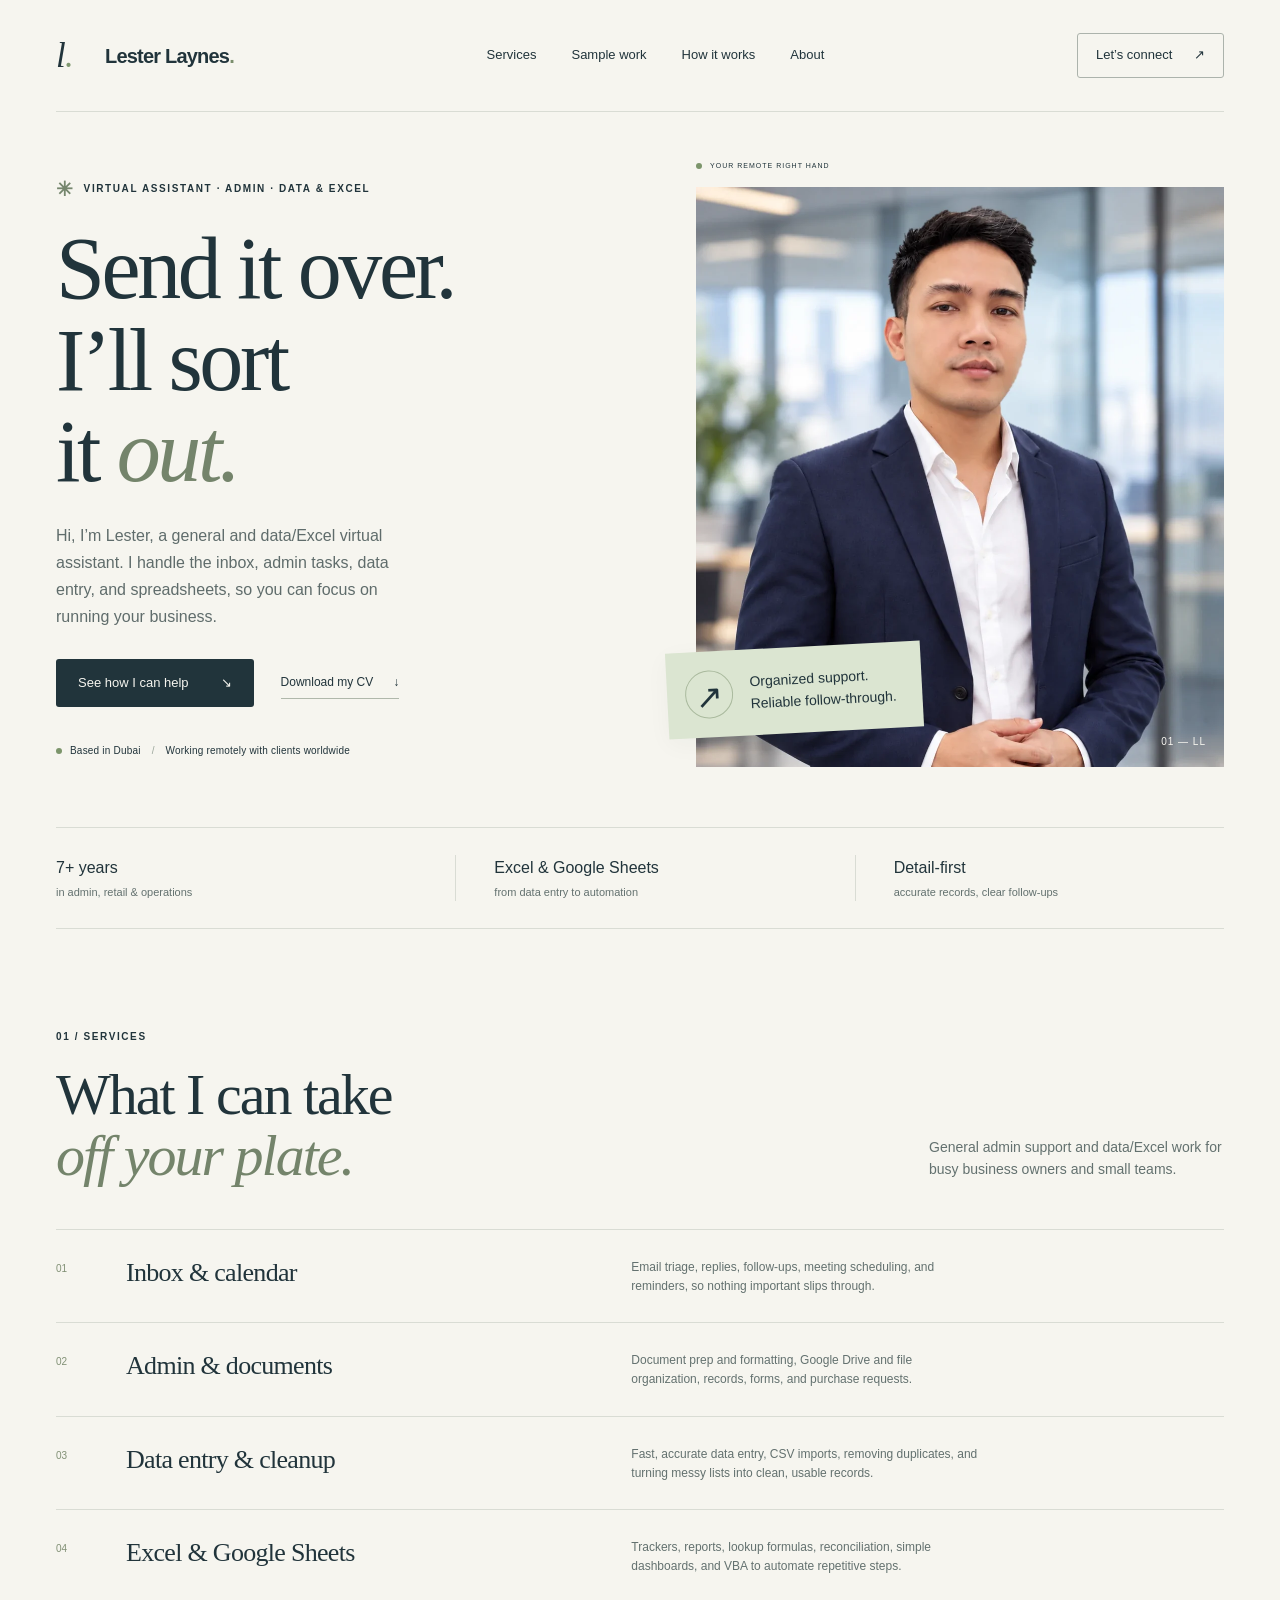
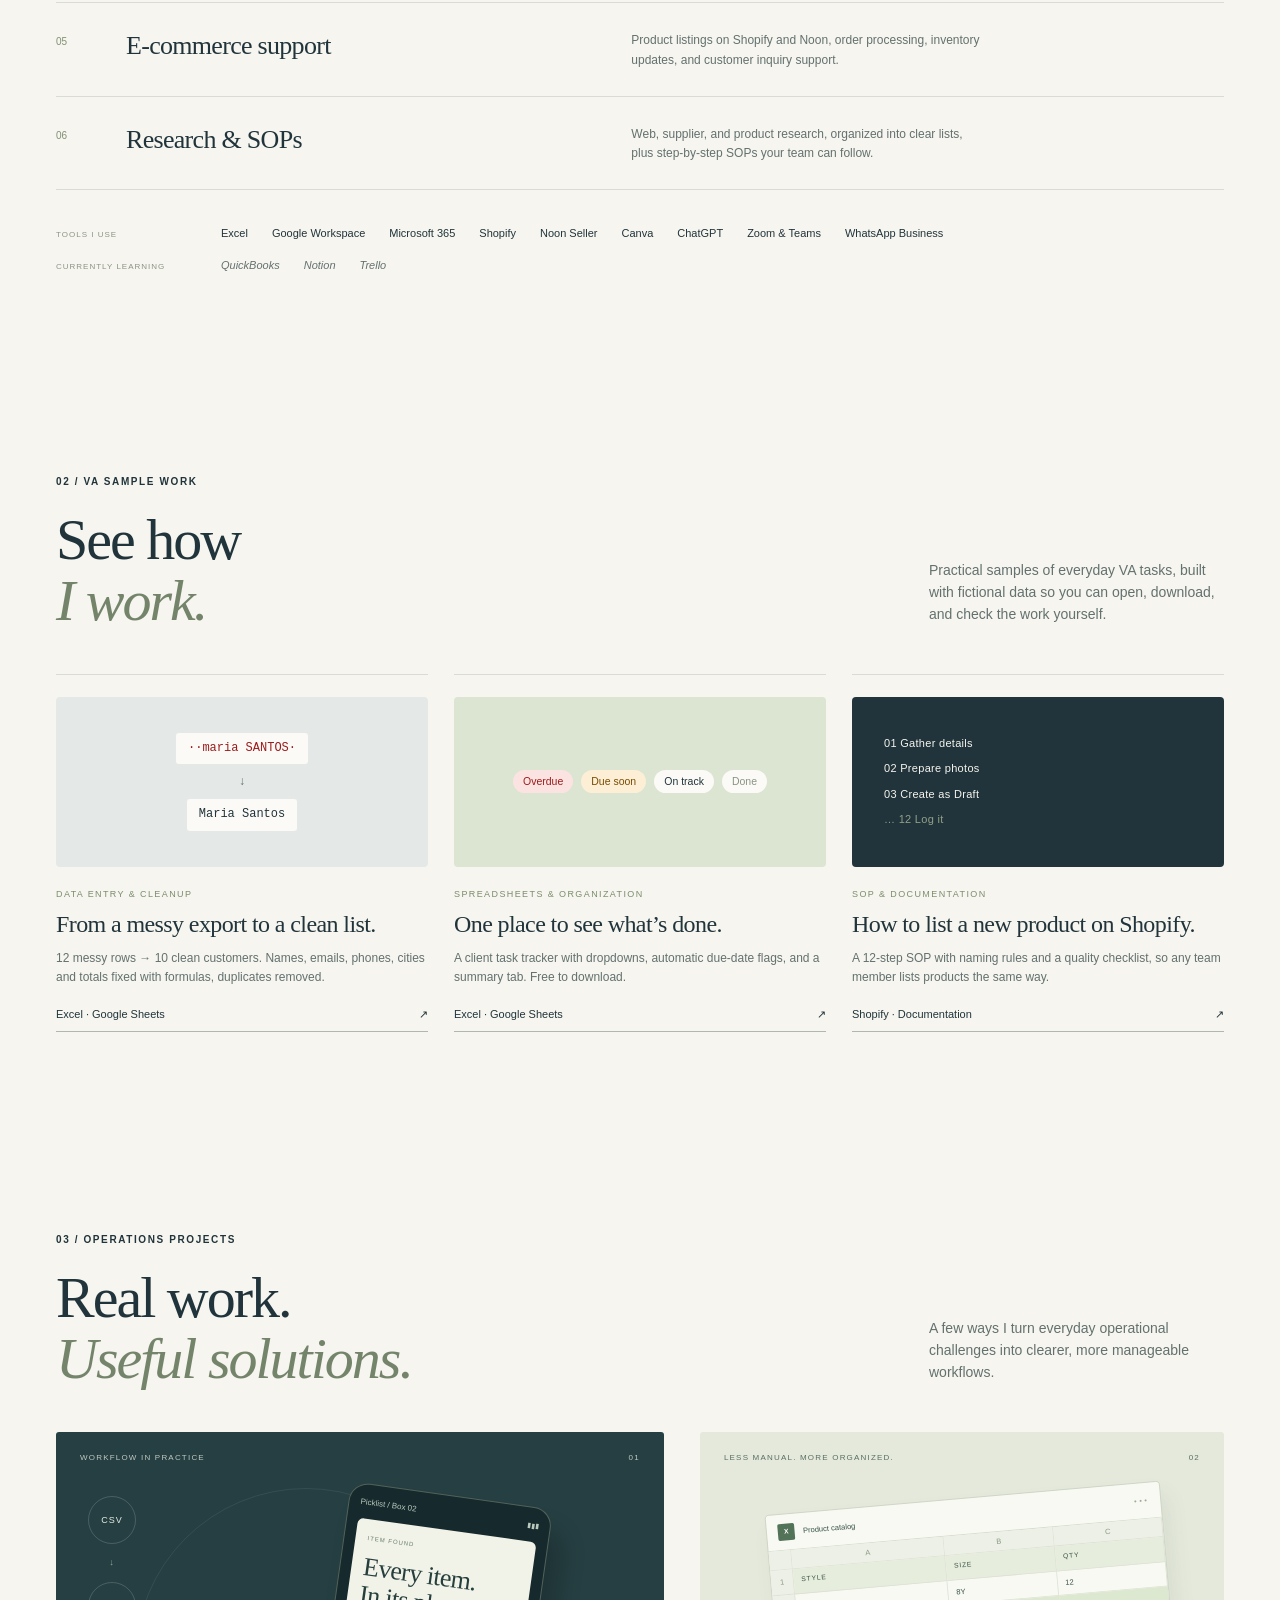
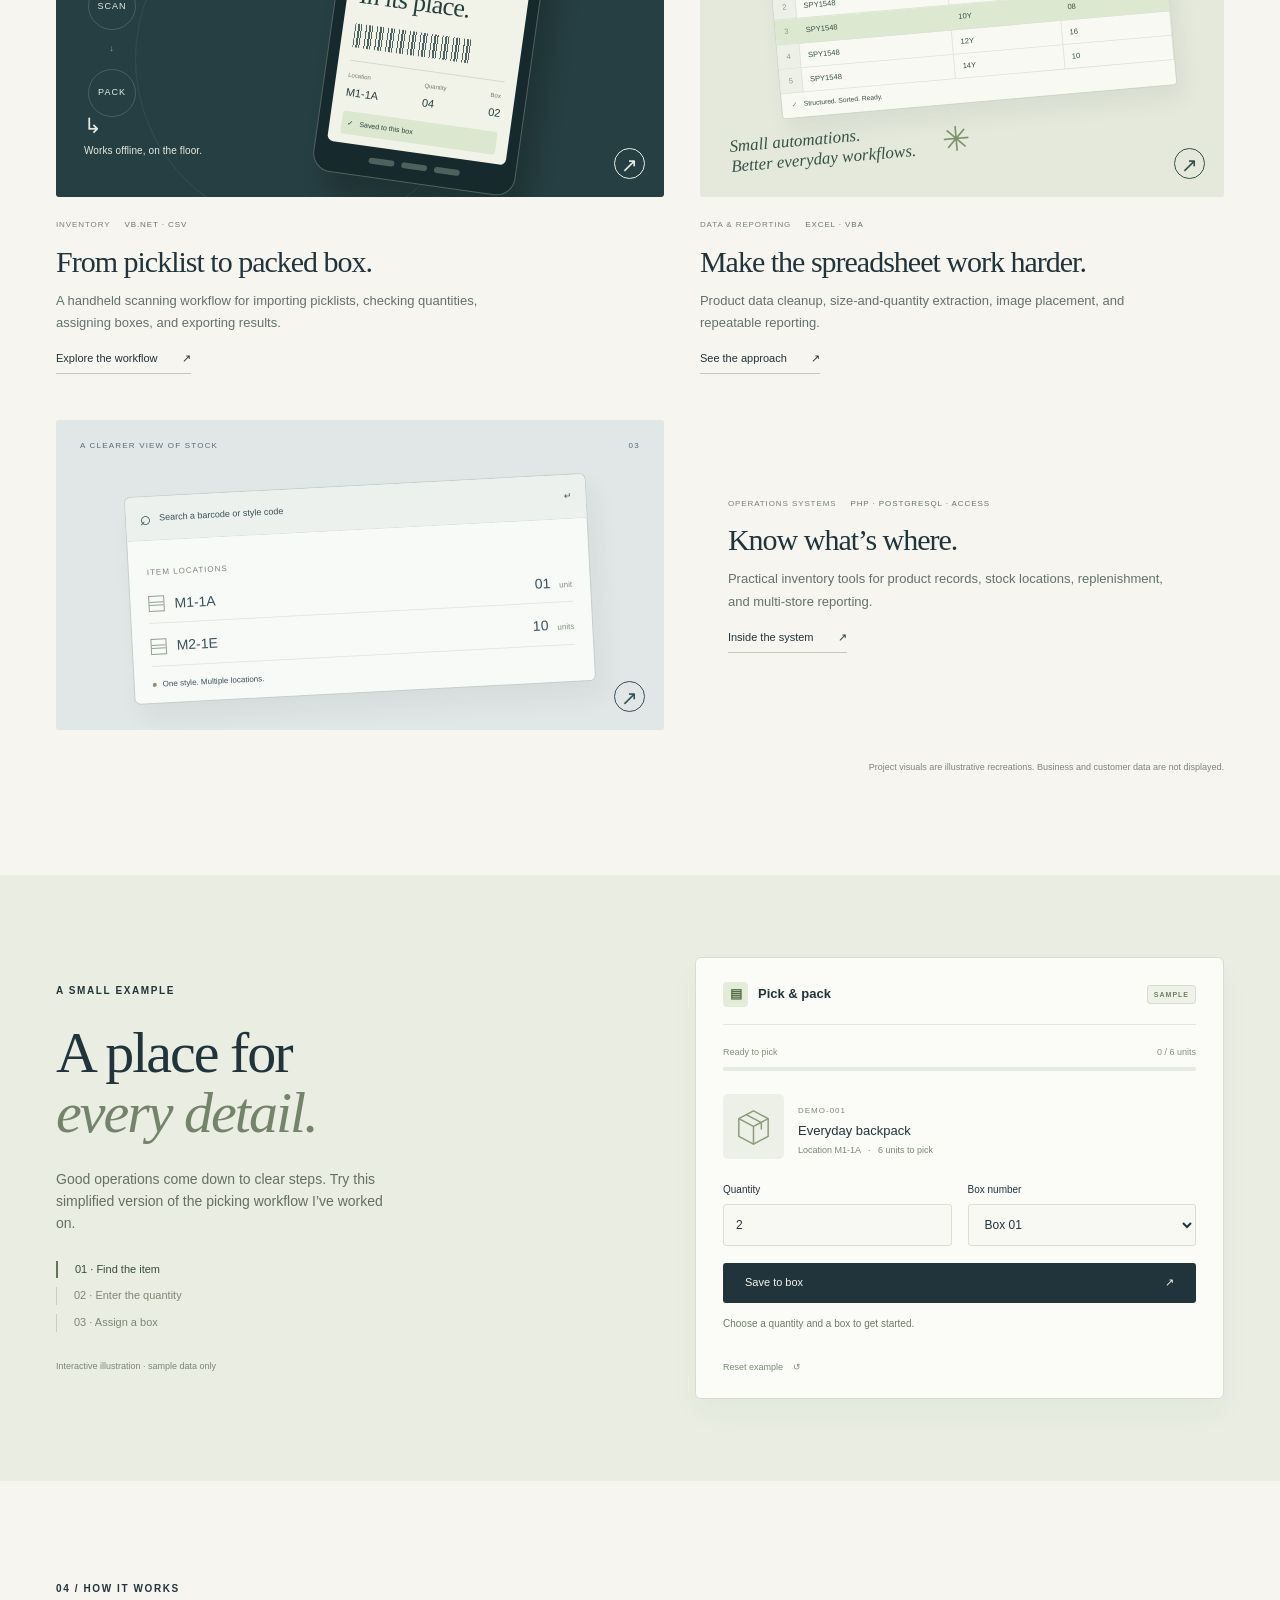
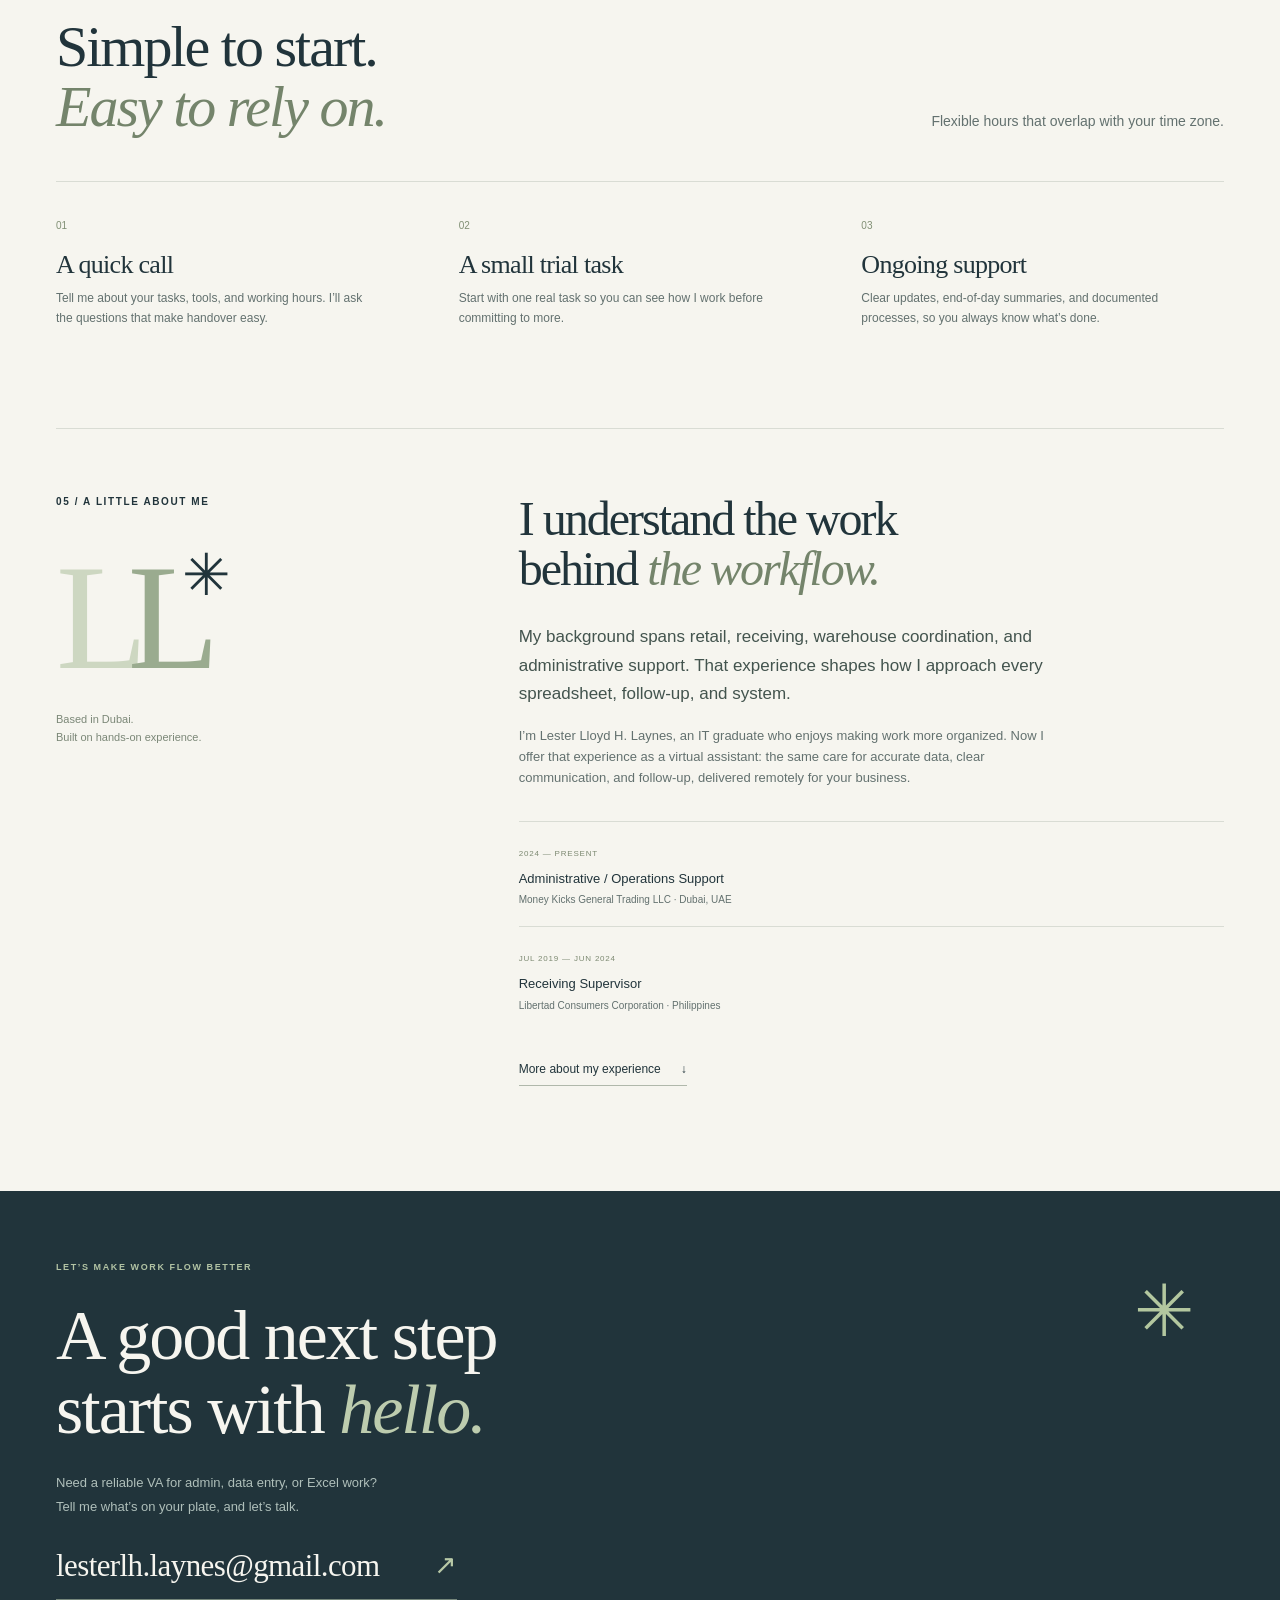
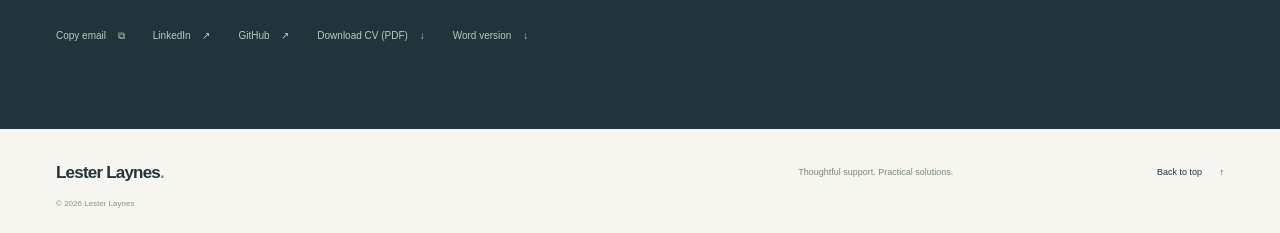
<file: index.html>
<!doctype html>
<html lang="en">
  <head>
    <meta charset="utf-8" />
    <meta name="viewport" content="width=device-width, initial-scale=1" />
    <title>Lester Laynes — Virtual Assistant for Admin, Data & Excel</title>
    <meta
      name="description"
      content="Lester Laynes is a general and data/Excel virtual assistant. Inbox and calendar support, data entry and cleanup, Excel and Google Sheets, and e-commerce support for clients worldwide."
    />
    <meta name="theme-color" content="#f6f5ef" />
    <meta
      property="og:title"
      content="Lester Laynes — Virtual Assistant for Admin, Data & Excel"
    />
    <meta
      property="og:description"
      content="General and data/Excel virtual assistant. Admin support, data entry, spreadsheets, and e-commerce tasks, handled with care."
    />
    <meta property="og:type" content="website" />
    <meta property="og:url" content="https://lester-personal-portfolio.vercel.app/" />
    <meta property="og:image" content="https://lester-personal-portfolio.vercel.app/og-image-v2.jpg" />
    <meta property="og:image:width" content="1200" />
    <meta property="og:image:height" content="630" />
    <meta property="og:image:alt" content="Lester Laynes — Virtual assistant for admin, data and Excel work" />
    <meta name="twitter:card" content="summary_large_image" />
    <link rel="canonical" href="https://lester-personal-portfolio.vercel.app/" />
    <link rel="icon" href="/favicon.svg" type="image/svg+xml" />
    <link rel="stylesheet" href="/style.css" />
    <script src="/app.js" defer></script>
  </head>
  <body>
    <a class="skip" href="#main">Skip to content</a>
    <header class="site-header wrap">
      <a class="brand" href="/" aria-label="Lester Laynes home"
        ><span class="brand-mark" aria-hidden="true">l<span>.</span></span
        >Lester Laynes<span class="brand-dot">.</span></a
      >
      <nav aria-label="Main navigation">
        <a href="#services">Services</a><a href="#samples">Sample work</a
        ><a href="#process">How it works</a><a href="#about">About</a>
      </nav>
      <a class="header-contact" href="#contact"
        >Let’s connect <span aria-hidden="true">↗</span></a
      >
    </header>
    <main id="main">
      <section class="hero wrap" aria-labelledby="hero-title">
        <div class="hero-copy">
          <div class="eyebrow">
            <span class="tiny-star" aria-hidden="true">✳</span> VIRTUAL
            ASSISTANT · ADMIN · DATA & EXCEL
          </div>
          <h1 id="hero-title">
            Send it over.<br />I’ll sort<br />it <em>out.</em>
          </h1>
          <p class="hero-intro">
            Hi, I’m Lester, a general and data/Excel virtual assistant. I handle
            the inbox, admin tasks, data entry, and spreadsheets, so you can focus
            on running your business.
          </p>
          <div class="hero-actions">
            <a class="button dark" href="#services"
              >See how I can help <span aria-hidden="true">↘</span></a
            ><a class="text-link" href="/Lester_Laynes_Resume.pdf" download
              >Download my CV <span aria-hidden="true">↓</span></a
            >
          </div>
          <p class="hero-location">
            <span class="location-dot" aria-hidden="true"></span> Based in Dubai
            <span class="slash">/</span> Working remotely with clients worldwide
          </p>
        </div>
        <div class="hero-visual">
          <div class="photo-label">
            <span class="label-dot"></span> YOUR REMOTE RIGHT HAND
          </div>
          <img
            class="portrait"
            src="/lester-laynes.webp"
            alt="Lester Laynes wearing a navy suit in a modern office"
            width="1050"
            height="1400"
            fetchpriority="high"
          />
          <div class="photo-note">
            <span class="note-icon" aria-hidden="true">↗</span>
            <div>
              Organized support.<br /><strong>Reliable follow-through.</strong>
            </div>
          </div>
          <span class="portrait-index" aria-hidden="true">01 — LL</span>
        </div>
      </section>
      <div class="intro-band wrap">
        <p><strong>7+ years</strong><span>in admin, retail & operations</span></p>
        <p>
          <strong>Excel & Google Sheets</strong
          ><span>from data entry to automation</span>
        </p>
        <p>
          <strong>Detail-first</strong
          ><span>accurate records, clear follow-ups</span>
        </p>
      </div>
      <section
        class="section expertise-section wrap"
        id="services"
        aria-labelledby="services-title"
      >
        <div class="section-top">
          <div>
            <p class="eyebrow">01 / SERVICES</p>
            <h2 id="services-title">
              What I can take<br /><em>off your plate.</em>
            </h2>
          </div>
          <p class="section-intro">
            General admin support and data/Excel work for busy business owners
            and small teams.
          </p>
        </div>
        <div class="expertise-list">
          <div class="expertise-row">
            <span class="row-number">01</span>
            <h3>Inbox & calendar</h3>
            <p>
              Email triage, replies, follow-ups, meeting scheduling, and reminders, so nothing important slips through.
            </p>
            <span aria-hidden="true"></span>
          </div>
          <div class="expertise-row">
            <span class="row-number">02</span>
            <h3>Admin & documents</h3>
            <p>
              Document prep and formatting, Google Drive and file organization, records, forms, and purchase requests.
            </p>
            <span aria-hidden="true"></span>
          </div>
          <div class="expertise-row">
            <span class="row-number">03</span>
            <h3>Data entry & cleanup</h3>
            <p>
              Fast, accurate data entry, CSV imports, removing duplicates, and turning messy lists into clean, usable records.
            </p>
            <span aria-hidden="true"></span>
          </div>
          <div class="expertise-row">
            <span class="row-number">04</span>
            <h3>Excel & Google Sheets</h3>
            <p>
              Trackers, reports, lookup formulas, reconciliation, simple dashboards, and VBA to automate repetitive steps.
            </p>
            <span aria-hidden="true"></span>
          </div>
          <div class="expertise-row">
            <span class="row-number">05</span>
            <h3>E-commerce support</h3>
            <p>
              Product listings on Shopify and Noon, order processing, inventory updates, and customer inquiry support.
            </p>
            <span aria-hidden="true"></span>
          </div>
          <div class="expertise-row">
            <span class="row-number">06</span>
            <h3>Research & SOPs</h3>
            <p>
              Web, supplier, and product research, organized into clear lists, plus step-by-step SOPs your team can follow.
            </p>
            <span aria-hidden="true"></span>
          </div>
        </div>
        <div class="toolbelt">
          <span>TOOLS I USE</span>
          <div>
            <b>Excel</b><b>Google Workspace</b><b>Microsoft 365</b
            ><b>Shopify</b><b>Noon Seller</b><b>Canva</b><b>ChatGPT</b
            ><b>Zoom & Teams</b><b>WhatsApp Business</b>
          </div>
        </div>
        <div class="toolbelt learning">
          <span>CURRENTLY LEARNING</span>
          <div><b>QuickBooks</b><b>Notion</b><b>Trello</b></div>
        </div>
      </section>
      <section
        class="section va-samples-section wrap"
        id="samples"
        aria-labelledby="samples-title"
      >
        <div class="section-top">
          <div>
            <p class="eyebrow">02 / VA SAMPLE WORK</p>
            <h2 id="samples-title">
              See how<br /><em>I work.</em>
            </h2>
          </div>
          <p class="section-intro">
            Practical samples of everyday VA tasks, built with fictional data
            so you can open, download, and check the work yourself.
          </p>
        </div>
        <div class="va-cards">
          <a class="va-card" href="/samples/data-cleanup">
            <div class="va-card-visual" aria-hidden="true"><span class="mini-row bad">··maria SANTOS·</span><span class="mini-arrow" aria-hidden="true">↓</span><span class="mini-row good">Maria Santos</span></div>
            <p class="va-card-tag">DATA ENTRY & CLEANUP</p>
            <h3>From a messy export to a clean list.</h3>
            <p>12 messy rows → 10 clean customers. Names, emails, phones, cities and totals fixed with formulas, duplicates removed.</p>
            <span class="va-card-foot">Excel · Google Sheets<span aria-hidden="true">↗</span></span>
          </a>
          <a class="va-card" href="/samples/task-tracker">
            <div class="va-card-visual" aria-hidden="true"><span class="mini-flag over">Overdue</span><span class="mini-flag soon">Due soon</span><span class="mini-flag ok">On track</span><span class="mini-flag done">Done</span></div>
            <p class="va-card-tag">SPREADSHEETS & ORGANIZATION</p>
            <h3>One place to see what’s done.</h3>
            <p>A client task tracker with dropdowns, automatic due-date flags, and a summary tab. Free to download.</p>
            <span class="va-card-foot">Excel · Google Sheets<span aria-hidden="true">↗</span></span>
          </a>
          <a class="va-card" href="/samples/shopify-listing-sop">
            <div class="va-card-visual" aria-hidden="true"><span class="mini-step">01 Gather details</span><span class="mini-step">02 Prepare photos</span><span class="mini-step">03 Create as Draft</span><span class="mini-step muted">… 12 Log it</span></div>
            <p class="va-card-tag">SOP & DOCUMENTATION</p>
            <h3>How to list a new product on Shopify.</h3>
            <p>A 12-step SOP with naming rules and a quality checklist, so any team member lists products the same way.</p>
            <span class="va-card-foot">Shopify · Documentation<span aria-hidden="true">↗</span></span>
          </a>
        </div>
      </section>
      <section
        class="work-section section wrap"
        id="work"
        aria-labelledby="work-title"
      >
        <div class="section-top">
          <div>
            <p class="eyebrow">03 / OPERATIONS PROJECTS</p>
            <h2 id="work-title">Real work.<br /><em>Useful solutions.</em></h2>
          </div>
          <p class="section-intro">
            A few ways I turn everyday operational challenges into clearer, more
            manageable workflows.
          </p>
        </div>
        <div class="project-grid">
          <article class="project project-primary">
            <button
              class="project-visual handheld-visual"
              data-project="handheld"
              aria-label="Read about the handheld picklist workflow"
            >
              <div class="visual-caption">
                WORKFLOW IN PRACTICE <span>01</span>
              </div>
              <div class="workflow-path">
                <span>CSV</span><i aria-hidden="true">→</i><span>SCAN</span
                ><i aria-hidden="true">→</i><span>PACK</span>
              </div>
              <div class="device">
                <div class="device-top">
                  <span>Picklist / Box 02</span
                  ><span class="device-signal" aria-hidden="true">▮▮▮</span>
                </div>
                <div class="device-screen">
                  <div class="screen-label">ITEM FOUND</div>
                  <strong>Every item.<br />In its place.</strong>
                  <div class="barcode" aria-hidden="true"></div>
                  <div class="device-data">
                    <span>Location<b>M1-1A</b></span
                    ><span>Quantity<b>04</b></span
                    ><span>Box<b>02</b></span>
                  </div>
                  <div class="device-confirm">
                    <span aria-hidden="true">✓</span> Saved to this box
                  </div>
                </div>
                <div class="device-buttons" aria-hidden="true">
                  <span></span><span></span><span></span>
                </div>
              </div>
              <div class="floating-tag">
                <span aria-hidden="true">↳</span> Works offline, on the floor.
              </div>
              <span class="visual-open" aria-hidden="true">↗</span>
            </button>
            <div class="project-meta">
              <div class="project-tags">
                <span>INVENTORY</span><span>VB.NET · CSV</span>
              </div>
              <h3>From picklist to packed box.</h3>
              <p>
                A handheld scanning workflow for importing picklists, checking
                quantities, assigning boxes, and exporting results.
              </p>
              <button class="case-link" data-project="handheld">
                Explore the workflow <span aria-hidden="true">↗</span>
              </button>
            </div>
          </article>
          <article class="project">
            <button
              class="project-visual sheet-visual"
              data-project="excel"
              aria-label="Read about Excel and catalog automation"
            >
              <div class="visual-caption">
                LESS MANUAL. MORE ORGANIZED. <span>02</span>
              </div>
              <div class="sheet-window">
                <div class="sheet-toolbar">
                  <span class="excel-symbol">X</span><span>Product catalog</span
                  ><span class="window-dots" aria-hidden="true">•••</span>
                </div>
                <div class="sheet-grid">
                  <span></span><span>A</span><span>B</span><span>C</span
                  ><span>1</span><b>STYLE</b><b>SIZE</b><b>QTY</b><span>2</span
                  ><span>SPY1548</span><span>8Y</span><span>12</span
                  ><span>3</span><span>SPY1548</span><span>10Y</span
                  ><span>08</span><span>4</span><span>SPY1548</span
                  ><span>12Y</span><span>16</span><span>5</span
                  ><span>SPY1548</span><span>14Y</span><span>10</span>
                </div>
                <div class="sheet-status">
                  <span class="status-check">✓</span> Structured. Sorted. Ready.
                </div>
              </div>
              <div class="sheet-note">
                <span aria-hidden="true">✳</span> Small automations.<br />Better
                everyday workflows.
              </div>
              <span class="visual-open" aria-hidden="true">↗</span>
            </button>
            <div class="project-meta">
              <div class="project-tags">
                <span>DATA & REPORTING</span><span>EXCEL · VBA</span>
              </div>
              <h3>Make the spreadsheet work harder.</h3>
              <p>
                Product data cleanup, size-and-quantity extraction, image
                placement, and repeatable reporting.
              </p>
              <button class="case-link" data-project="excel">
                See the approach <span aria-hidden="true">↗</span>
              </button>
            </div>
          </article>
          <article class="project project-wide">
            <button
              class="project-visual inventory-visual"
              data-project="inventory"
              aria-label="Read about inventory and location systems"
            >
              <div class="visual-caption">
                A CLEARER VIEW OF STOCK <span>03</span>
              </div>
              <div class="location-window">
                <div class="location-search">
                  <span aria-hidden="true">⌕</span> Search a barcode or style
                  code <span aria-hidden="true">↵</span>
                </div>
                <div class="location-result">
                  <span class="small-caps">ITEM LOCATIONS</span>
                  <div>
                    <span
                      ><i class="shelf-icon" aria-hidden="true"></i>M1-1A</span
                    ><b>01 <small>unit</small></b>
                  </div>
                  <div>
                    <span
                      ><i class="shelf-icon" aria-hidden="true"></i>M2-1E</span
                    ><b>10 <small>units</small></b>
                  </div>
                  <p>
                    <span class="label-dot"></span> One style. Multiple
                    locations.
                  </p>
                </div>
              </div>
              <span class="visual-open" aria-hidden="true">↗</span>
            </button>
            <div class="project-meta">
              <div class="project-tags">
                <span>OPERATIONS SYSTEMS</span
                ><span>PHP · POSTGRESQL · ACCESS</span>
              </div>
              <h3>Know what’s where.</h3>
              <p>
                Practical inventory tools for product records, stock locations,
                replenishment, and multi-store reporting.
              </p>
              <button class="case-link" data-project="inventory">
                Inside the system <span aria-hidden="true">↗</span>
              </button>
            </div>
          </article>
        </div>
        <p class="work-footnote">
          Project visuals are illustrative recreations. Business and customer
          data are not displayed.
        </p>
      </section>
      <section class="demo-section" aria-labelledby="demo-title">
        <div class="wrap demo-layout">
          <div class="demo-copy">
            <p class="eyebrow">A SMALL EXAMPLE</p>
            <h2 id="demo-title">A place for<br /><em>every detail.</em></h2>
            <p>
              Good operations come down to clear steps. Try this simplified
              version of the picking workflow I’ve worked on.
            </p>
            <div class="demo-steps">
              <span class="active">01 · Find the item</span
              ><span>02 · Enter the quantity</span
              ><span>03 · Assign a box</span>
            </div>
            <p class="demo-disclaimer">
              Interactive illustration · sample data only
            </p>
          </div>
          <div class="demo-app">
            <div class="demo-app-top">
              <span class="app-logo" aria-hidden="true">▤</span
              ><span>Pick & pack</span><span class="sample-badge">SAMPLE</span>
            </div>
            <div class="demo-progress">
              <span id="progress-text">Ready to pick</span
              ><span id="progress-count">0 / 6 units</span>
            </div>
            <div class="progress-track"><span id="progress-bar"></span></div>
            <div class="demo-item">
              <div class="parcel-icon" aria-hidden="true">
                <svg viewBox="0 0 44 44" fill="none">
                  <path
                    d="m7 14 15-8 15 8v18l-15 8-15-8V14Z"
                    stroke="currentColor"
                    stroke-width="1.5"
                  />
                  <path
                    d="m7 14 15 8 15-8M22 22v18M15 10l15 8v7"
                    stroke="currentColor"
                    stroke-width="1.5"
                  />
                </svg>
              </div>
              <div>
                <span class="small-caps">DEMO-001</span>
                <h3>Everyday backpack</h3>
                <p>
                  Location M1-1A <span>·</span>
                  <span id="remaining">6</span> units to pick
                </p>
              </div>
            </div>
            <form id="pick-form">
              <div class="form-row">
                <div>
                  <label for="qty">Quantity</label
                  ><input
                    id="qty"
                    name="qty"
                    type="number"
                    min="1"
                    max="6"
                    step="1"
                    value="2"
                    required
                    inputmode="numeric"
                  />
                </div>
                <div>
                  <label for="box">Box number</label
                  ><select id="box" name="box">
                    <option value="1">Box 01</option>
                    <option value="2">Box 02</option>
                    <option value="3">Box 03</option>
                  </select>
                </div>
              </div>
              <button id="save-pick" class="button dark" type="submit">
                Save to box <span aria-hidden="true">↗</span>
              </button>
            </form>
            <div
              class="demo-message"
              id="demo-message"
              role="status"
              aria-live="polite"
            >
              Choose a quantity and a box to get started.
            </div>
            <div
              id="box-summary"
              class="box-summary"
              aria-label="Box totals"
            ></div>
            <button class="reset-demo" type="button" id="reset-demo">
              Reset example <span aria-hidden="true">↺</span>
            </button>
          </div>
        </div>
      </section>
      <section
        class="section process-section wrap"
        id="process"
        aria-labelledby="process-title"
      >
        <div class="section-top">
          <div>
            <p class="eyebrow">04 / HOW IT WORKS</p>
            <h2 id="process-title">
              Simple to start.<br /><em>Easy to rely on.</em>
            </h2>
          </div>
          <p class="section-intro">
            Flexible hours that overlap with your time zone.
          </p>
        </div>
        <ol class="process-steps">
          <li>
            <span class="row-number">01</span>
            <h3>A quick call</h3>
            <p>
              Tell me about your tasks, tools, and working hours. I’ll ask the
              questions that make handover easy.
            </p>
          </li>
          <li>
            <span class="row-number">02</span>
            <h3>A small trial task</h3>
            <p>
              Start with one real task so you can see how I work before
              committing to more.
            </p>
          </li>
          <li>
            <span class="row-number">03</span>
            <h3>Ongoing support</h3>
            <p>
              Clear updates, end-of-day summaries, and documented processes,
              so you always know what’s done.
            </p>
          </li>
        </ol>
      </section>
      <section
        class="about-section wrap"
        id="about"
        aria-labelledby="about-title"
      >
        <div class="about-aside">
          <p class="eyebrow">05 / A LITTLE ABOUT ME</p>
          <div class="about-monogram" aria-hidden="true">
            L<span>L</span><i>✳</i>
          </div>
          <p>Based in Dubai.<br />Built on hands-on experience.</p>
        </div>
        <div class="about-main">
          <h2 id="about-title">
            I understand the work<br />behind <em>the workflow.</em>
          </h2>
          <p class="about-lead">
            My background spans retail, receiving, warehouse coordination, and
            administrative support. That experience shapes how I approach every
            spreadsheet, follow-up, and system.
          </p>
          <p>
            I’m Lester Lloyd H. Laynes, an IT graduate who enjoys making work
            more organized. Now I offer that experience as a virtual assistant:
            the same care for accurate data, clear communication, and follow-up,
            delivered remotely for your business.
          </p>
          <div class="experience">
            <div>
              <span class="experience-date">2024 — PRESENT</span>
              <h3>Administrative / Operations Support</h3>
              <p>Money Kicks General Trading LLC · Dubai, UAE</p>
            </div>
            <div>
              <span class="experience-date">JUL 2019 — JUN 2024</span>
              <h3>Receiving Supervisor</h3>
              <p>Libertad Consumers Corporation · Philippines</p>
            </div>
          </div>
          <a class="text-link" href="/Lester_Laynes_Resume.pdf" download
            >More about my experience <span aria-hidden="true">↓</span></a
          >
        </div>
      </section>
      <section
        class="contact-section"
        id="contact"
        aria-labelledby="contact-title"
      >
        <div class="wrap contact-inner">
          <div class="contact-top">
            <p class="eyebrow">LET’S MAKE WORK FLOW BETTER</p>
            <span class="contact-star" aria-hidden="true">✳</span>
          </div>
          <h2 id="contact-title">
            A good next step<br />starts with <em>hello.</em>
          </h2>
          <p>
            Need a reliable VA for admin, data entry, or Excel work?<br />Tell me
            what’s on your plate, and let’s talk.
          </p>
          <a class="contact-email" href="mailto:lesterlh.laynes@gmail.com"
            >lesterlh.laynes@gmail.com <span aria-hidden="true">↗</span></a
          >
          <div class="contact-links">
            <button type="button" id="copy-email">
              Copy email <span aria-hidden="true">⧉</span></button
            ><a
              href="https://www.linkedin.com/in/lesterlloydlaynes/"
              target="_blank"
              rel="noopener noreferrer"
              >LinkedIn <span aria-hidden="true">↗</span></a
            ><a
              href="https://github.com/devlester"
              target="_blank"
              rel="noopener noreferrer"
              >GitHub <span aria-hidden="true">↗</span></a
            ><a href="/Lester_Laynes_Resume.pdf" download
              >Download CV (PDF) <span aria-hidden="true">↓</span></a
            ><a href="/Lester_Laynes_Resume.docx" download
              >Word version <span aria-hidden="true">↓</span></a
            >
          </div>
          <span
            id="copy-status"
            class="copy-status"
            role="status"
            aria-live="polite"
          ></span>
        </div>
      </section>
    </main>
    <footer class="wrap site-footer">
      <a class="brand footer-brand" href="/"
        >Lester Laynes<span class="brand-dot">.</span></a
      ><span>Thoughtful support. Practical solutions.</span
      ><a href="#" class="back-top"
        >Back to top <span aria-hidden="true">↑</span></a
      ><span class="copyright"
        >© <span id="year">2026</span> Lester Laynes</span
      >
    </footer>
    <dialog id="project-dialog" aria-labelledby="dialog-title">
      <button
        class="dialog-close"
        type="button"
        aria-label="Close project details"
      >
        ✕
      </button>
      <div id="dialog-content"></div>
    </dialog>
  </body>
</html>
</file>
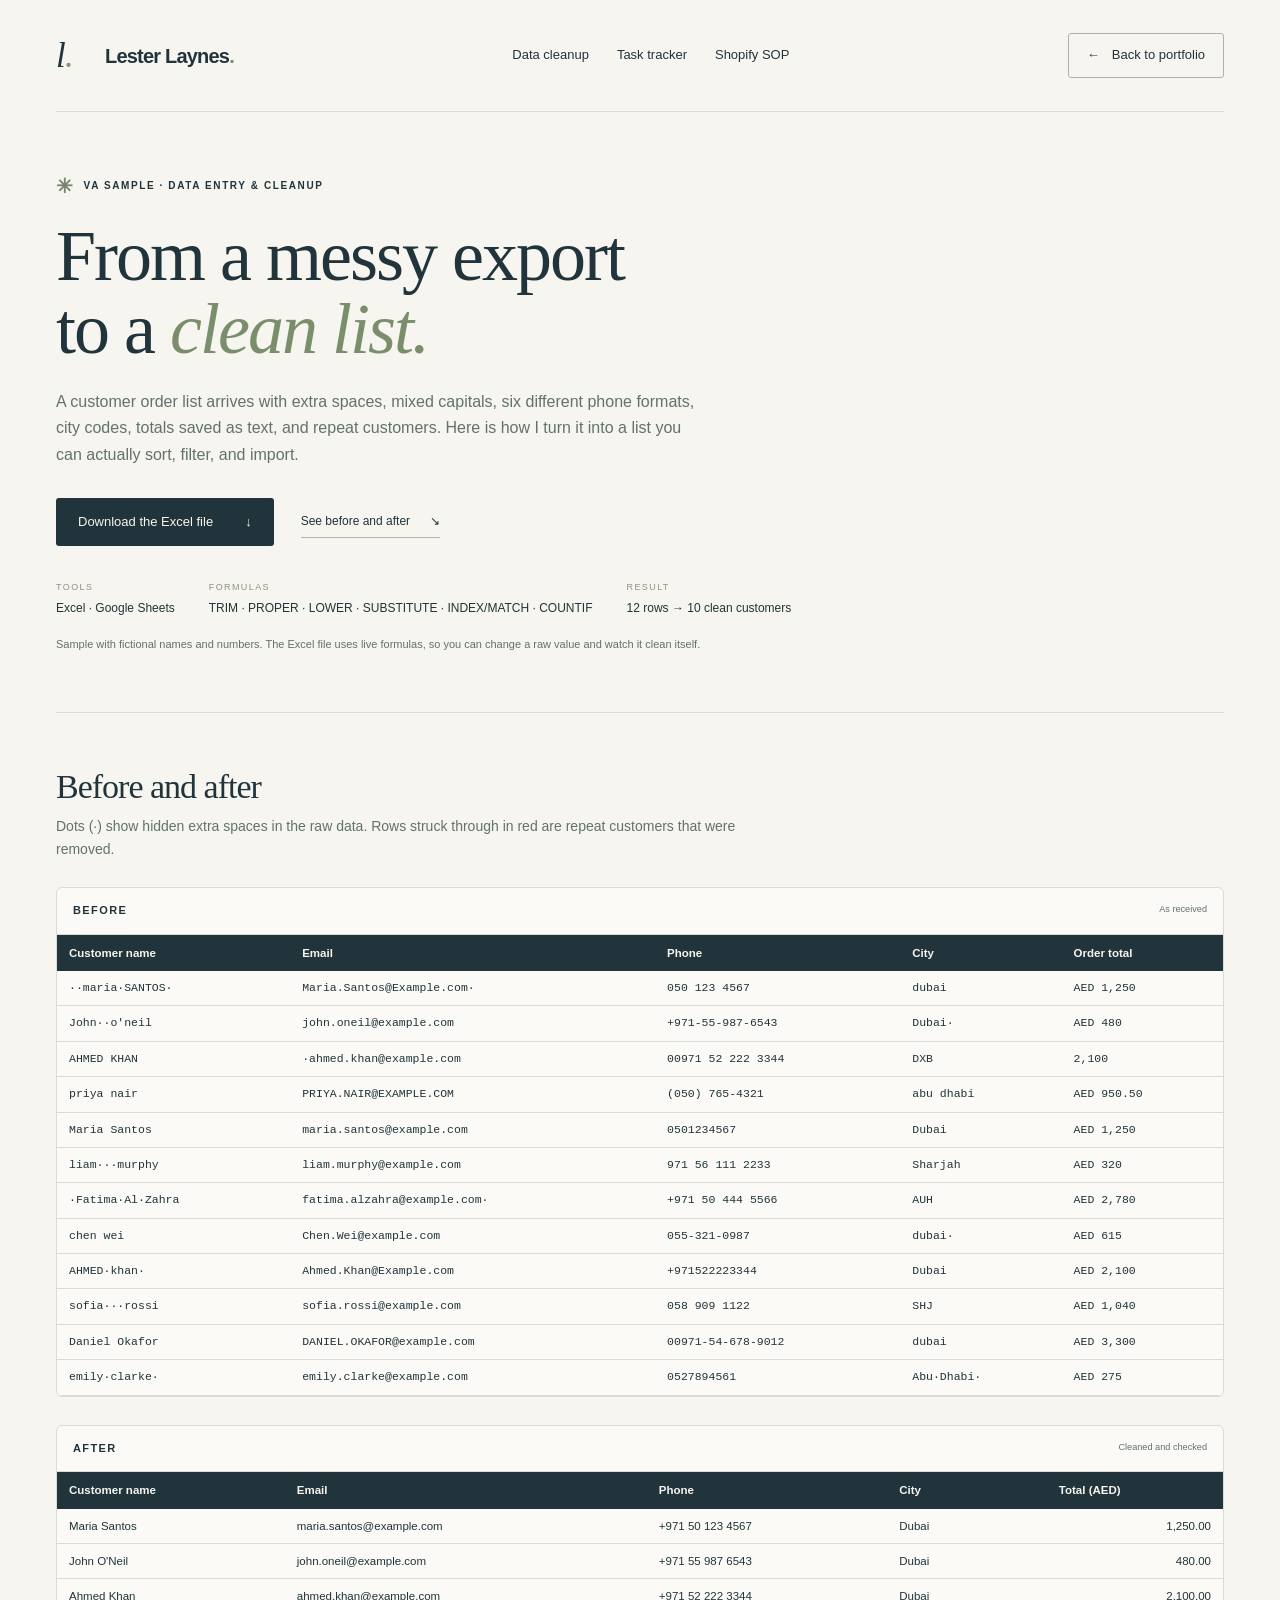
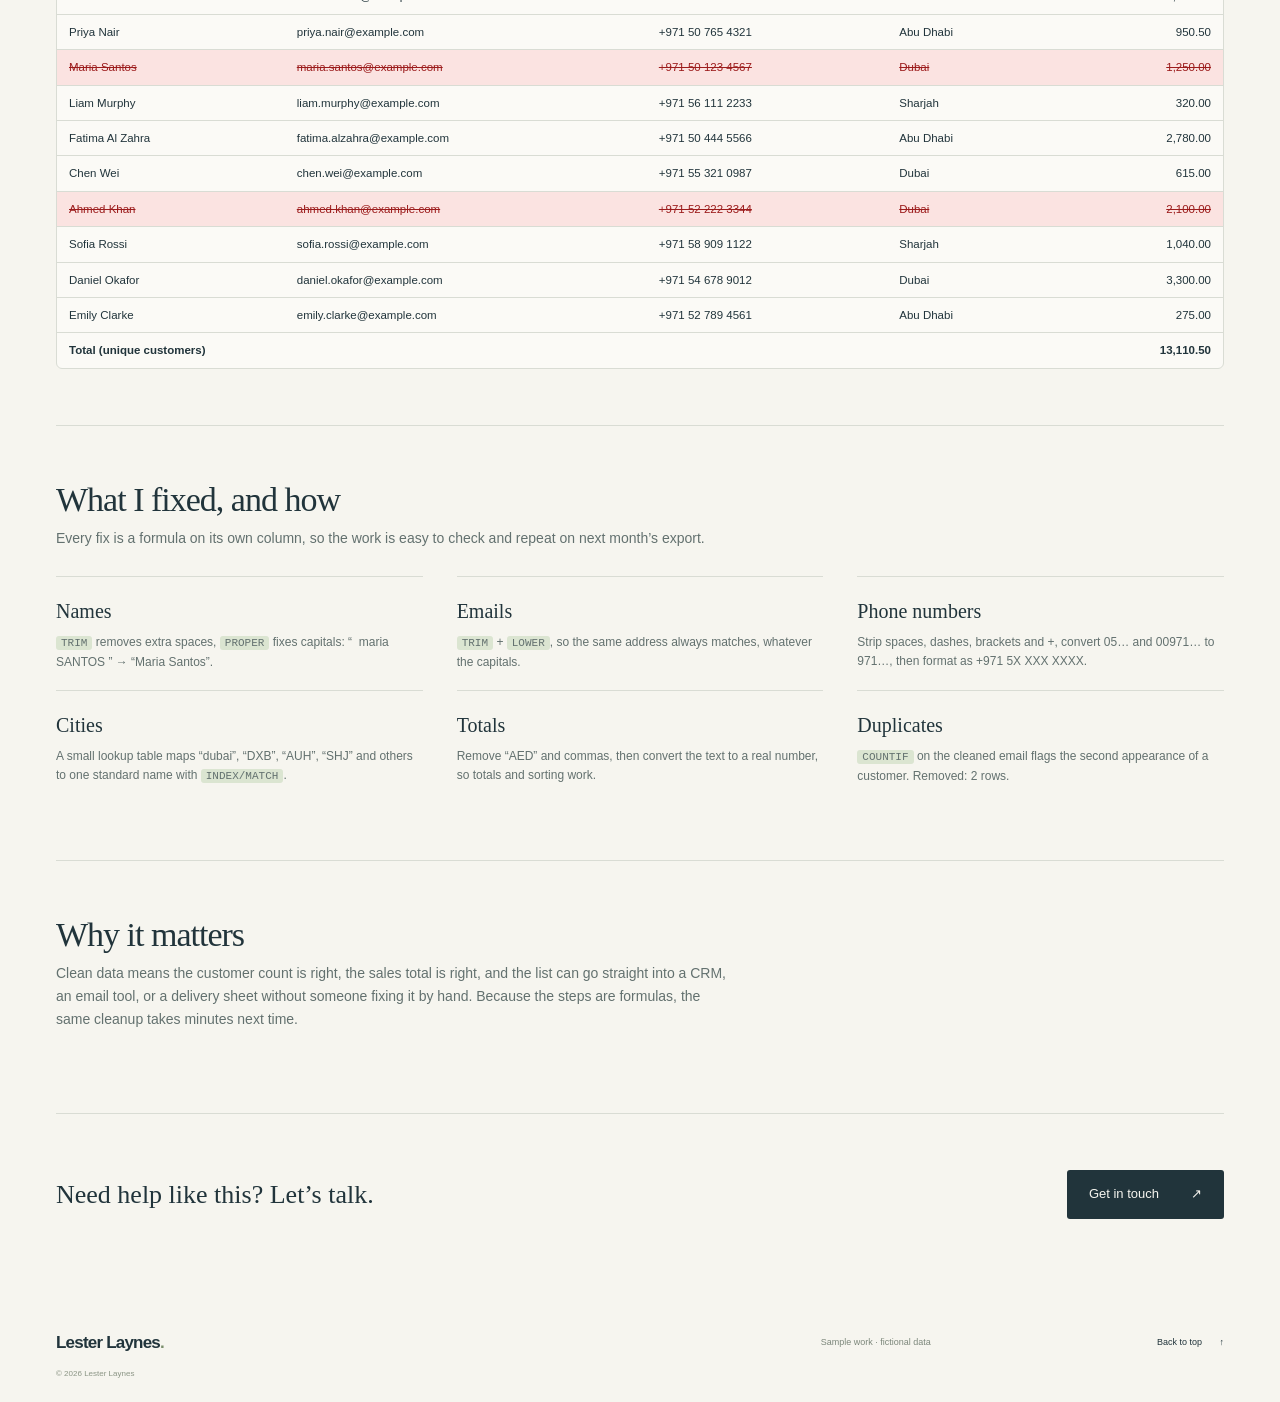
<file: samples/data-cleanup.html>
<!doctype html>
<html lang="en">
  <head>
    <meta charset="utf-8" />
    <meta name="viewport" content="width=device-width, initial-scale=1" />
    <title>Data cleanup sample — Lester Laynes, Virtual Assistant</title>
    <meta
      name="description"
      content="Before and after: a messy customer list cleaned in Excel with TRIM, PROPER, INDEX/MATCH and COUNTIF. Sample by Lester Laynes, virtual assistant."
    />
    <meta name="theme-color" content="#f6f5ef" />
    <meta
      property="og:title"
      content="Data cleanup sample — Lester Laynes, Virtual Assistant"
    />
    <meta
      property="og:description"
      content="Before and after: a messy customer list cleaned in Excel with TRIM, PROPER, INDEX/MATCH and COUNTIF. Sample by Lester Laynes, virtual assistant."
    />
    <meta property="og:type" content="article" />
    <meta
      property="og:url"
      content="https://lester-personal-portfolio.vercel.app/samples/data-cleanup"
    />
    <meta
      property="og:image"
      content="https://lester-personal-portfolio.vercel.app/og-image-v2.jpg"
    />
    <meta name="twitter:card" content="summary_large_image" />
    <link
      rel="canonical"
      href="https://lester-personal-portfolio.vercel.app/samples/data-cleanup"
    />
    <link rel="icon" href="/favicon.svg" type="image/svg+xml" />
    <link rel="stylesheet" href="/style.css" />
    <link rel="stylesheet" href="/samples/samples.css" />
  </head>
  <body>
    <a class="skip" href="#main">Skip to content</a>
    <header class="site-header sample-header wrap">
      <a class="brand" href="/" aria-label="Lester Laynes home"
        ><span class="brand-mark" aria-hidden="true">l<span>.</span></span
        >Lester Laynes<span class="brand-dot">.</span></a
      >
      <nav aria-label="VA samples">
        <a href="/samples/data-cleanup">Data cleanup</a
        ><a href="/samples/task-tracker">Task tracker</a
        ><a href="/samples/shopify-listing-sop">Shopify SOP</a>
      </nav>
      <a class="header-contact" href="/#samples"
        ><span aria-hidden="true" style="margin: 0 12px 0 0">←</span>Back to
        portfolio</a
      >
    </header>
    <main id="main">
      <section class="wrap sample-hero">
        <p class="eyebrow">
          <span class="tiny-star" aria-hidden="true">✳</span> VA SAMPLE · DATA
          ENTRY & CLEANUP
        </p>
        <h1>From a messy export<br />to a <em>clean list.</em></h1>
        <p class="lead">
          A customer order list arrives with extra spaces, mixed capitals, six
          different phone formats, city codes, totals saved as text, and repeat
          customers. Here is how I turn it into a list you can actually sort,
          filter, and import.
        </p>
        <div class="hero-actions">
          <a
            class="button dark"
            href="/samples/files/data-cleanup-sample.xlsx"
            download
            >Download the Excel file <span aria-hidden="true">↓</span></a
          ><a class="text-link" href="#before-after"
            >See before and after <span aria-hidden="true">↘</span></a
          >
        </div>
        <ul class="sample-meta">
          <li><span>TOOLS</span>Excel · Google Sheets</li>
          <li>
            <span>FORMULAS</span>TRIM · PROPER · LOWER · SUBSTITUTE ·
            INDEX/MATCH · COUNTIF
          </li>
          <li><span>RESULT</span>12 rows → 10 clean customers</li>
        </ul>
        <p class="sample-note">
          Sample with fictional names and numbers. The Excel file uses live
          formulas, so you can change a raw value and watch it clean itself.
        </p>
      </section>
      <section
        class="wrap sample-section"
        id="before-after"
        aria-labelledby="ba-title"
      >
        <h2 id="ba-title">Before and after</h2>
        <p>
          Dots (·) show hidden extra spaces in the raw data. Rows struck through
          in red are repeat customers that were removed.
        </p>
        <div class="two-col">
          <div class="table-card">
            <h3>BEFORE <small>As received</small></h3>
            <div class="table-scroll">
              <table class="data-table">
                <thead>
                  <tr>
                    <th>Customer name</th>
                    <th>Email</th>
                    <th>Phone</th>
                    <th>City</th>
                    <th>Order total</th>
                  </tr>
                </thead>
                <tbody>
                  <tr>
                    <td class="messy">··maria·SANTOS·</td>
                    <td class="messy">Maria.Santos@Example.com·</td>
                    <td class="messy">050 123 4567</td>
                    <td class="messy">dubai</td>
                    <td class="messy">AED 1,250</td>
                  </tr>
                  <tr>
                    <td class="messy">John··o&#x27;neil</td>
                    <td class="messy">john.oneil@example.com</td>
                    <td class="messy">+971-55-987-6543</td>
                    <td class="messy">Dubai·</td>
                    <td class="messy">AED 480</td>
                  </tr>
                  <tr>
                    <td class="messy">AHMED KHAN</td>
                    <td class="messy">·ahmed.khan@example.com</td>
                    <td class="messy">00971 52 222 3344</td>
                    <td class="messy">DXB</td>
                    <td class="messy">2,100</td>
                  </tr>
                  <tr>
                    <td class="messy">priya nair</td>
                    <td class="messy">PRIYA.NAIR@EXAMPLE.COM</td>
                    <td class="messy">(050) 765-4321</td>
                    <td class="messy">abu dhabi</td>
                    <td class="messy">AED 950.50</td>
                  </tr>
                  <tr>
                    <td class="messy">Maria Santos</td>
                    <td class="messy">maria.santos@example.com</td>
                    <td class="messy">0501234567</td>
                    <td class="messy">Dubai</td>
                    <td class="messy">AED 1,250</td>
                  </tr>
                  <tr>
                    <td class="messy">liam···murphy</td>
                    <td class="messy">liam.murphy@example.com</td>
                    <td class="messy">971 56 111 2233</td>
                    <td class="messy">Sharjah</td>
                    <td class="messy">AED 320</td>
                  </tr>
                  <tr>
                    <td class="messy">·Fatima·Al·Zahra</td>
                    <td class="messy">fatima.alzahra@example.com·</td>
                    <td class="messy">+971 50 444 5566</td>
                    <td class="messy">AUH</td>
                    <td class="messy">AED 2,780</td>
                  </tr>
                  <tr>
                    <td class="messy">chen wei</td>
                    <td class="messy">Chen.Wei@example.com</td>
                    <td class="messy">055-321-0987</td>
                    <td class="messy">dubai·</td>
                    <td class="messy">AED 615</td>
                  </tr>
                  <tr>
                    <td class="messy">AHMED·khan·</td>
                    <td class="messy">Ahmed.Khan@Example.com</td>
                    <td class="messy">+971522223344</td>
                    <td class="messy">Dubai</td>
                    <td class="messy">AED 2,100</td>
                  </tr>
                  <tr>
                    <td class="messy">sofia···rossi</td>
                    <td class="messy">sofia.rossi@example.com</td>
                    <td class="messy">058 909 1122</td>
                    <td class="messy">SHJ</td>
                    <td class="messy">AED 1,040</td>
                  </tr>
                  <tr>
                    <td class="messy">Daniel Okafor</td>
                    <td class="messy">DANIEL.OKAFOR@example.com</td>
                    <td class="messy">00971-54-678-9012</td>
                    <td class="messy">dubai</td>
                    <td class="messy">AED 3,300</td>
                  </tr>
                  <tr>
                    <td class="messy">emily·clarke·</td>
                    <td class="messy">emily.clarke@example.com</td>
                    <td class="messy">0527894561</td>
                    <td class="messy">Abu·Dhabi·</td>
                    <td class="messy">AED 275</td>
                  </tr>
                </tbody>
              </table>
            </div>
          </div>
          <div class="table-card">
            <h3>AFTER <small>Cleaned and checked</small></h3>
            <div class="table-scroll">
              <table class="data-table">
                <thead>
                  <tr>
                    <th>Customer name</th>
                    <th>Email</th>
                    <th>Phone</th>
                    <th>City</th>
                    <th>Total (AED)</th>
                  </tr>
                </thead>
                <tbody>
                  <tr>
                    <td>Maria Santos</td>
                    <td>maria.santos@example.com</td>
                    <td>+971 50 123 4567</td>
                    <td>Dubai</td>
                    <td class="num">1,250.00</td>
                  </tr>
                  <tr>
                    <td>John O&#x27;Neil</td>
                    <td>john.oneil@example.com</td>
                    <td>+971 55 987 6543</td>
                    <td>Dubai</td>
                    <td class="num">480.00</td>
                  </tr>
                  <tr>
                    <td>Ahmed Khan</td>
                    <td>ahmed.khan@example.com</td>
                    <td>+971 52 222 3344</td>
                    <td>Dubai</td>
                    <td class="num">2,100.00</td>
                  </tr>
                  <tr>
                    <td>Priya Nair</td>
                    <td>priya.nair@example.com</td>
                    <td>+971 50 765 4321</td>
                    <td>Abu Dhabi</td>
                    <td class="num">950.50</td>
                  </tr>
                  <tr class="dup">
                    <td>Maria Santos</td>
                    <td>maria.santos@example.com</td>
                    <td>+971 50 123 4567</td>
                    <td>Dubai</td>
                    <td class="num">1,250.00</td>
                  </tr>
                  <tr>
                    <td>Liam Murphy</td>
                    <td>liam.murphy@example.com</td>
                    <td>+971 56 111 2233</td>
                    <td>Sharjah</td>
                    <td class="num">320.00</td>
                  </tr>
                  <tr>
                    <td>Fatima Al Zahra</td>
                    <td>fatima.alzahra@example.com</td>
                    <td>+971 50 444 5566</td>
                    <td>Abu Dhabi</td>
                    <td class="num">2,780.00</td>
                  </tr>
                  <tr>
                    <td>Chen Wei</td>
                    <td>chen.wei@example.com</td>
                    <td>+971 55 321 0987</td>
                    <td>Dubai</td>
                    <td class="num">615.00</td>
                  </tr>
                  <tr class="dup">
                    <td>Ahmed Khan</td>
                    <td>ahmed.khan@example.com</td>
                    <td>+971 52 222 3344</td>
                    <td>Dubai</td>
                    <td class="num">2,100.00</td>
                  </tr>
                  <tr>
                    <td>Sofia Rossi</td>
                    <td>sofia.rossi@example.com</td>
                    <td>+971 58 909 1122</td>
                    <td>Sharjah</td>
                    <td class="num">1,040.00</td>
                  </tr>
                  <tr>
                    <td>Daniel Okafor</td>
                    <td>daniel.okafor@example.com</td>
                    <td>+971 54 678 9012</td>
                    <td>Dubai</td>
                    <td class="num">3,300.00</td>
                  </tr>
                  <tr>
                    <td>Emily Clarke</td>
                    <td>emily.clarke@example.com</td>
                    <td>+971 52 789 4561</td>
                    <td>Abu Dhabi</td>
                    <td class="num">275.00</td>
                  </tr>
                  <tr class="total">
                    <td colspan="4">Total (unique customers)</td>
                    <td class="num">13,110.50</td>
                  </tr>
                </tbody>
              </table>
            </div>
          </div>
        </div>
      </section>
      <section class="wrap sample-section" aria-labelledby="fix-title">
        <h2 id="fix-title">What I fixed, and how</h2>
        <p>
          Every fix is a formula on its own column, so the work is easy to check
          and repeat on next month’s export.
        </p>
        <ul class="fix-list">
          <li>
            <b>Names</b>
            <p>
              <code>TRIM</code> removes extra spaces, <code>PROPER</code> fixes
              capitals: “&nbsp;&nbsp;maria SANTOS ” → “Maria Santos”.
            </p>
          </li>
          <li>
            <b>Emails</b>
            <p>
              <code>TRIM</code> + <code>LOWER</code>, so the same address always
              matches, whatever the capitals.
            </p>
          </li>
          <li>
            <b>Phone numbers</b>
            <p>
              Strip spaces, dashes, brackets and +, convert 05… and 00971… to
              971…, then format as +971 5X XXX XXXX.
            </p>
          </li>
          <li>
            <b>Cities</b>
            <p>
              A small lookup table maps “dubai”, “DXB”, “AUH”, “SHJ” and others
              to one standard name with <code>INDEX/MATCH</code>.
            </p>
          </li>
          <li>
            <b>Totals</b>
            <p>
              Remove “AED” and commas, then convert the text to a real number,
              so totals and sorting work.
            </p>
          </li>
          <li>
            <b>Duplicates</b>
            <p>
              <code>COUNTIF</code> on the cleaned email flags the second
              appearance of a customer. Removed: 2 rows.
            </p>
          </li>
        </ul>
      </section>
      <section class="wrap sample-section" aria-labelledby="why-title">
        <h2 id="why-title">Why it matters</h2>
        <p>
          Clean data means the customer count is right, the sales total is
          right, and the list can go straight into a CRM, an email tool, or a
          delivery sheet without someone fixing it by hand. Because the steps
          are formulas, the same cleanup takes minutes next time.
        </p>
      </section>
      <section class="wrap sample-next">
        <p>Need help like this? Let’s talk.</p>
        <a class="button dark" href="/#contact"
          >Get in touch <span aria-hidden="true">↗</span></a
        >
      </section>
    </main>
    <footer class="wrap site-footer">
      <a class="brand footer-brand" href="/"
        >Lester Laynes<span class="brand-dot">.</span></a
      ><span>Sample work · fictional data</span
      ><a href="#main" class="back-top"
        >Back to top <span aria-hidden="true">↑</span></a
      ><span class="copyright">© 2026 Lester Laynes</span>
    </footer>
  </body>
</html>
</file>
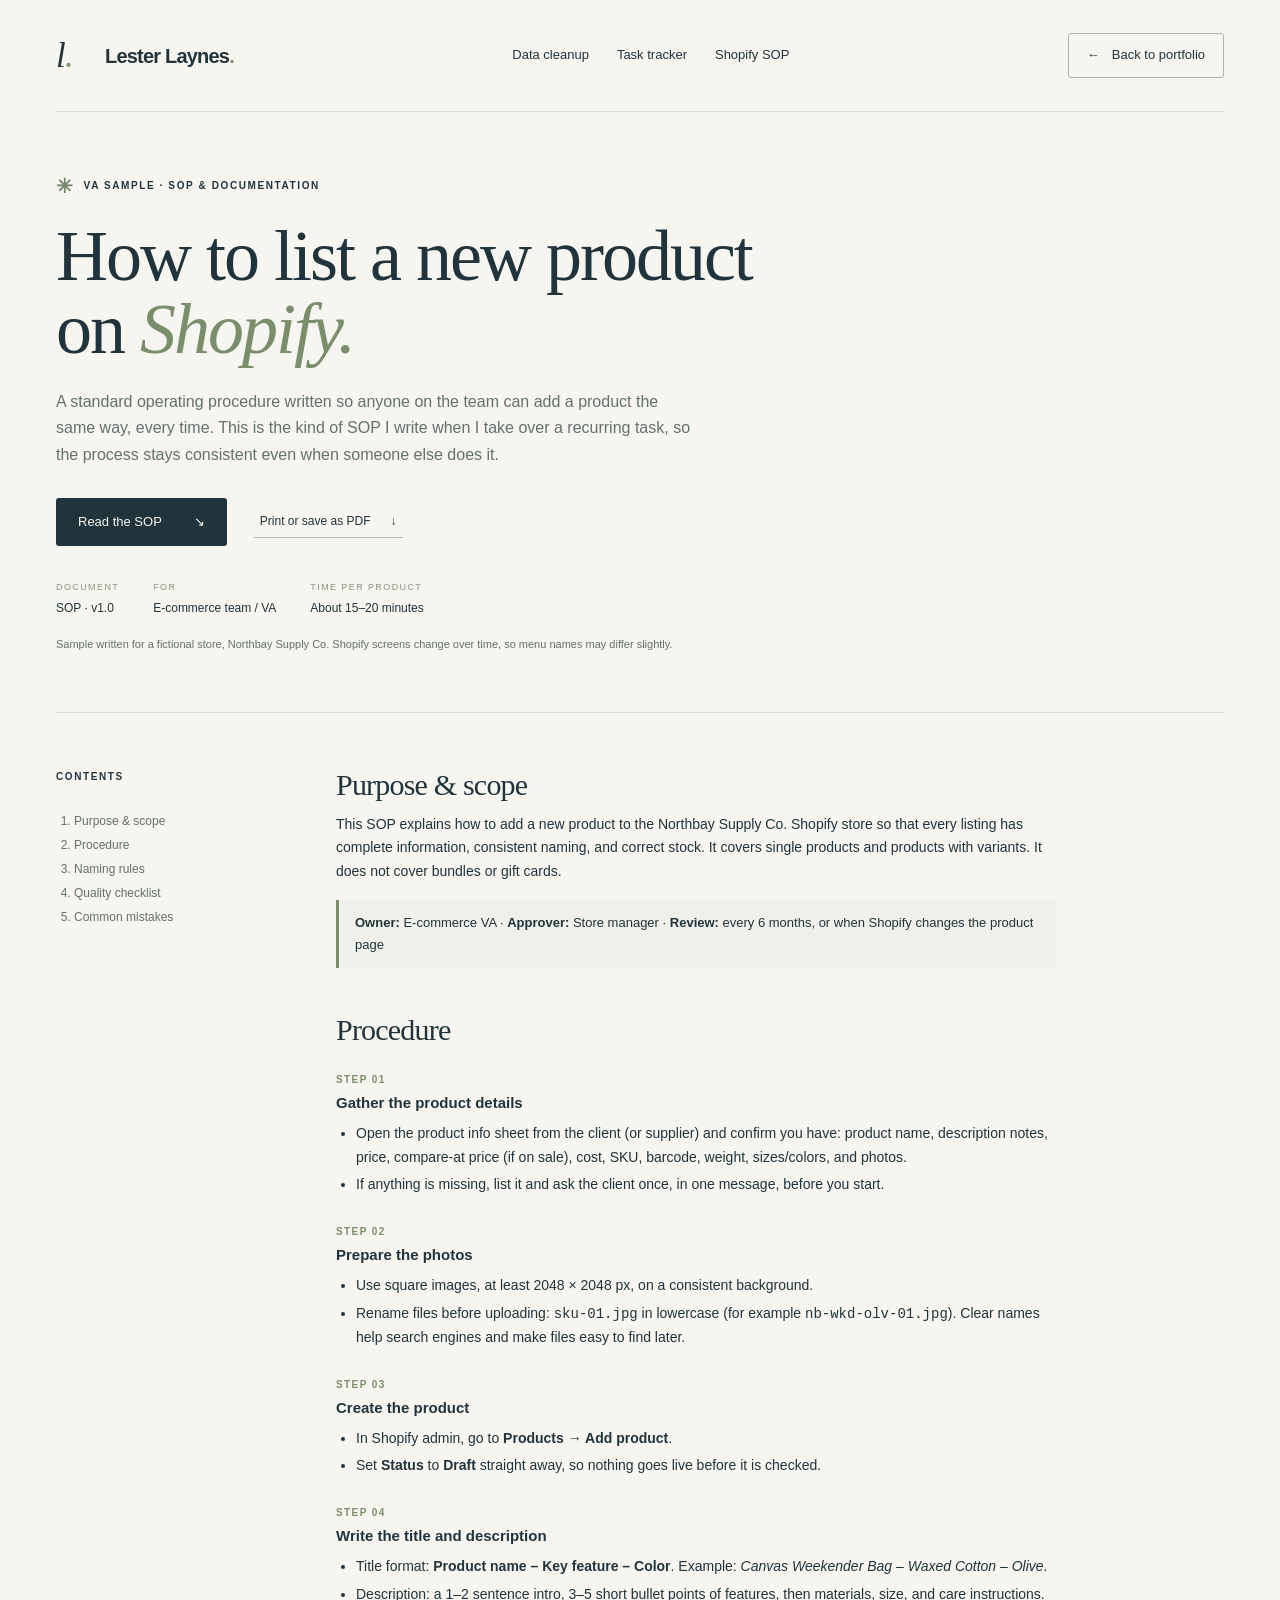
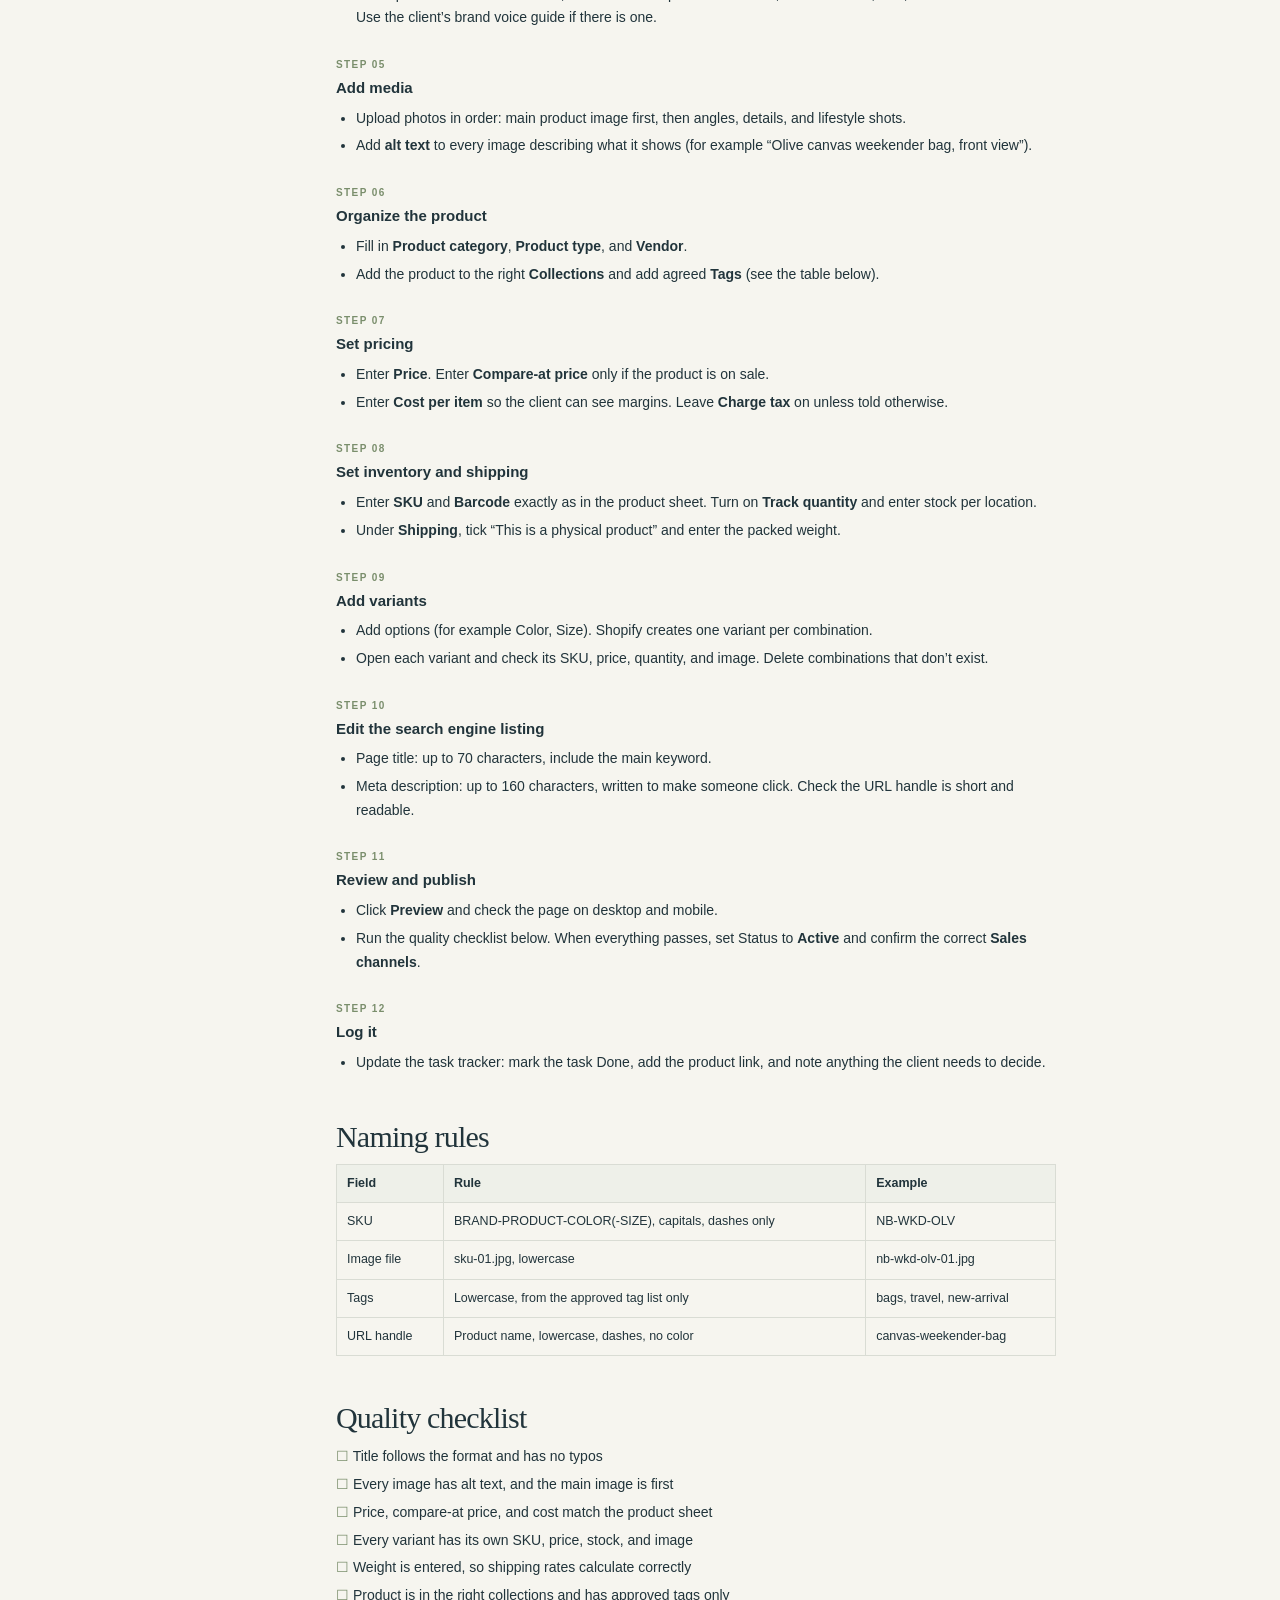
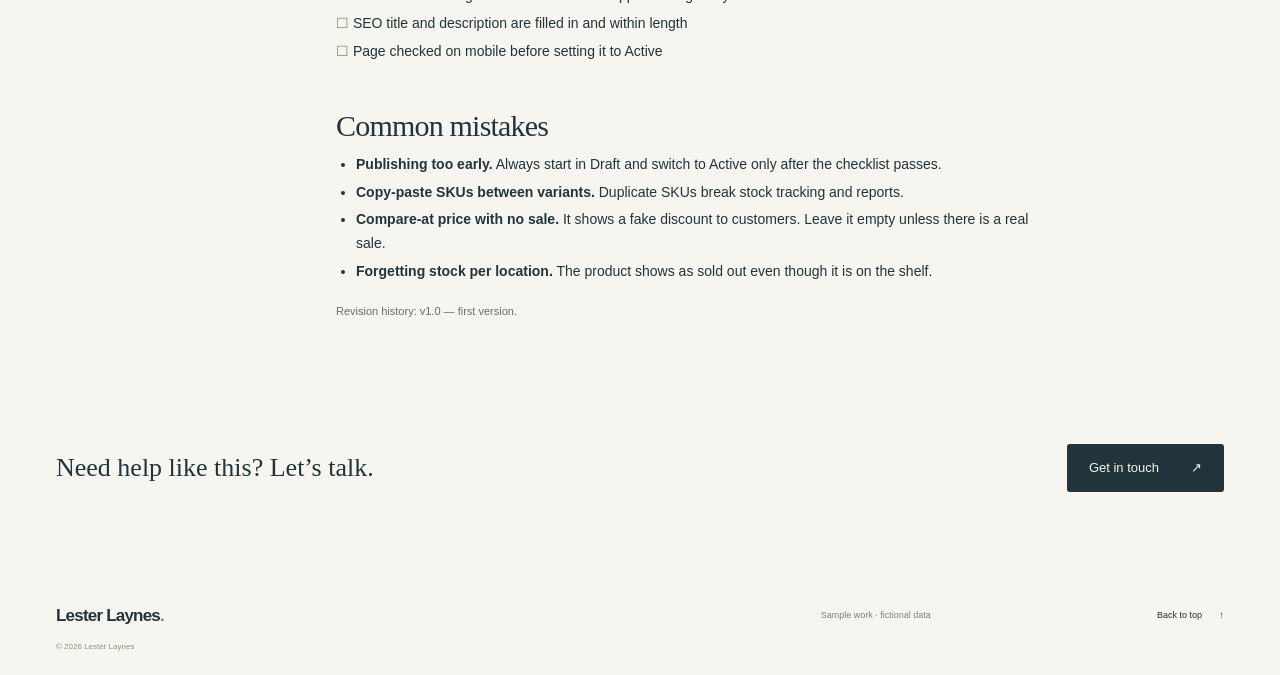
<file: samples/shopify-listing-sop.html>
<!doctype html>
<html lang="en">
  <head>
    <meta charset="utf-8" />
    <meta name="viewport" content="width=device-width, initial-scale=1" />
    <title>
      Shopify product listing SOP — Lester Laynes, Virtual Assistant
    </title>
    <meta
      name="description"
      content="A step-by-step SOP for listing a new product on Shopify, with naming rules and a quality checklist. Sample by Lester Laynes, virtual assistant."
    />
    <meta name="theme-color" content="#f6f5ef" />
    <meta
      property="og:title"
      content="Shopify product listing SOP — Lester Laynes, Virtual Assistant"
    />
    <meta
      property="og:description"
      content="A step-by-step SOP for listing a new product on Shopify, with naming rules and a quality checklist. Sample by Lester Laynes, virtual assistant."
    />
    <meta property="og:type" content="article" />
    <meta
      property="og:url"
      content="https://lester-personal-portfolio.vercel.app/samples/shopify-listing-sop"
    />
    <meta
      property="og:image"
      content="https://lester-personal-portfolio.vercel.app/og-image-v2.jpg"
    />
    <meta name="twitter:card" content="summary_large_image" />
    <link
      rel="canonical"
      href="https://lester-personal-portfolio.vercel.app/samples/shopify-listing-sop"
    />
    <link rel="icon" href="/favicon.svg" type="image/svg+xml" />
    <link rel="stylesheet" href="/style.css" />
    <link rel="stylesheet" href="/samples/samples.css" />
  </head>
  <body>
    <a class="skip" href="#main">Skip to content</a>
    <header class="site-header sample-header wrap">
      <a class="brand" href="/" aria-label="Lester Laynes home"
        ><span class="brand-mark" aria-hidden="true">l<span>.</span></span
        >Lester Laynes<span class="brand-dot">.</span></a
      >
      <nav aria-label="VA samples">
        <a href="/samples/data-cleanup">Data cleanup</a
        ><a href="/samples/task-tracker">Task tracker</a
        ><a href="/samples/shopify-listing-sop">Shopify SOP</a>
      </nav>
      <a class="header-contact" href="/#samples"
        ><span aria-hidden="true" style="margin: 0 12px 0 0">←</span>Back to
        portfolio</a
      >
    </header>
    <main id="main">
      <section class="wrap sample-hero">
        <p class="eyebrow">
          <span class="tiny-star" aria-hidden="true">✳</span> VA SAMPLE · SOP &
          DOCUMENTATION
        </p>
        <h1>How to list a new product<br />on <em>Shopify.</em></h1>
        <p class="lead">
          A standard operating procedure written so anyone on the team can add a
          product the same way, every time. This is the kind of SOP I write when
          I take over a recurring task, so the process stays consistent even
          when someone else does it.
        </p>
        <div class="hero-actions">
          <a class="button dark" href="#procedure"
            >Read the SOP <span aria-hidden="true">↘</span></a
          ><button type="button" class="text-link" onclick="window.print()">
            Print or save as PDF <span aria-hidden="true">↓</span>
          </button>
        </div>
        <ul class="sample-meta">
          <li><span>DOCUMENT</span>SOP · v1.0</li>
          <li><span>FOR</span>E-commerce team / VA</li>
          <li><span>TIME PER PRODUCT</span>About 15–20 minutes</li>
        </ul>
        <p class="sample-note">
          Sample written for a fictional store, Northbay Supply Co. Shopify
          screens change over time, so menu names may differ slightly.
        </p>
      </section>
      <div class="wrap sop">
        <aside class="sop-toc" aria-label="SOP contents">
          <p class="eyebrow">CONTENTS</p>
          <ol>
            <li><a href="#purpose">Purpose &amp; scope</a></li>
            <li><a href="#procedure">Procedure</a></li>
            <li><a href="#naming">Naming rules</a></li>
            <li><a href="#qc">Quality checklist</a></li>
            <li><a href="#mistakes">Common mistakes</a></li>
          </ol>
        </aside>
        <article class="sop-body">
          <h2 id="purpose">Purpose &amp; scope</h2>
          <p>
            This SOP explains how to add a new product to the Northbay Supply
            Co. Shopify store so that every listing has complete information,
            consistent naming, and correct stock. It covers single products and
            products with variants. It does not cover bundles or gift cards.
          </p>
          <div class="callout">
            <b>Owner:</b> E-commerce VA · <b>Approver:</b> Store manager ·
            <b>Review:</b> every 6 months, or when Shopify changes the product
            page
          </div>
          <h2 id="procedure">Procedure</h2>
          <h3 id="s1">
            <span class="step-no">STEP 01</span>Gather the product details
          </h3>
          <ul>
            <li>
              Open the product info sheet from the client (or supplier) and
              confirm you have: product name, description notes, price,
              compare-at price (if on sale), cost, SKU, barcode, weight,
              sizes/colors, and photos.
            </li>
            <li>
              If anything is missing, list it and ask the client once, in one
              message, before you start.
            </li>
          </ul>
          <h3 id="s2">
            <span class="step-no">STEP 02</span>Prepare the photos
          </h3>
          <ul>
            <li>
              Use square images, at least 2048 × 2048 px, on a consistent
              background.
            </li>
            <li>
              Rename files before uploading: <code>sku-01.jpg</code> in lowercase (for
              example <code>nb-wkd-olv-01.jpg</code>). Clear names help search
              engines and make files easy to find later.
            </li>
          </ul>
          <h3 id="s3">
            <span class="step-no">STEP 03</span>Create the product
          </h3>
          <ul>
            <li>In Shopify admin, go to <b>Products → Add product</b>.</li>
            <li>
              Set <b>Status</b> to <b>Draft</b> straight away, so nothing goes
              live before it is checked.
            </li>
          </ul>
          <h3 id="s4">
            <span class="step-no">STEP 04</span>Write the title and description
          </h3>
          <ul>
            <li>
              Title format: <b>Product name – Key feature – Color</b>. Example:
              <i>Canvas Weekender Bag – Waxed Cotton – Olive</i>.
            </li>
            <li>
              Description: a 1–2 sentence intro, 3–5 short bullet points of
              features, then materials, size, and care instructions. Use the
              client’s brand voice guide if there is one.
            </li>
          </ul>
          <h3 id="s5"><span class="step-no">STEP 05</span>Add media</h3>
          <ul>
            <li>
              Upload photos in order: main product image first, then angles,
              details, and lifestyle shots.
            </li>
            <li>
              Add <b>alt text</b> to every image describing what it shows (for
              example “Olive canvas weekender bag, front view”).
            </li>
          </ul>
          <h3 id="s6">
            <span class="step-no">STEP 06</span>Organize the product
          </h3>
          <ul>
            <li>
              Fill in <b>Product category</b>, <b>Product type</b>, and
              <b>Vendor</b>.
            </li>
            <li>
              Add the product to the right <b>Collections</b> and add agreed
              <b>Tags</b> (see the table below).
            </li>
          </ul>
          <h3 id="s7"><span class="step-no">STEP 07</span>Set pricing</h3>
          <ul>
            <li>
              Enter <b>Price</b>. Enter <b>Compare-at price</b> only if the
              product is on sale.
            </li>
            <li>
              Enter <b>Cost per item</b> so the client can see margins. Leave
              <b>Charge tax</b> on unless told otherwise.
            </li>
          </ul>
          <h3 id="s8">
            <span class="step-no">STEP 08</span>Set inventory and shipping
          </h3>
          <ul>
            <li>
              Enter <b>SKU</b> and <b>Barcode</b> exactly as in the product
              sheet. Turn on <b>Track quantity</b> and enter stock per location.
            </li>
            <li>
              Under <b>Shipping</b>, tick “This is a physical product” and enter
              the packed weight.
            </li>
          </ul>
          <h3 id="s9"><span class="step-no">STEP 09</span>Add variants</h3>
          <ul>
            <li>
              Add options (for example Color, Size). Shopify creates one variant
              per combination.
            </li>
            <li>
              Open each variant and check its SKU, price, quantity, and image.
              Delete combinations that don’t exist.
            </li>
          </ul>
          <h3 id="s10">
            <span class="step-no">STEP 10</span>Edit the search engine listing
          </h3>
          <ul>
            <li>Page title: up to 70 characters, include the main keyword.</li>
            <li>
              Meta description: up to 160 characters, written to make someone
              click. Check the URL handle is short and readable.
            </li>
          </ul>
          <h3 id="s11">
            <span class="step-no">STEP 11</span>Review and publish
          </h3>
          <ul>
            <li>
              Click <b>Preview</b> and check the page on desktop and mobile.
            </li>
            <li>
              Run the quality checklist below. When everything passes, set
              Status to <b>Active</b> and confirm the correct
              <b>Sales channels</b>.
            </li>
          </ul>
          <h3 id="s12"><span class="step-no">STEP 12</span>Log it</h3>
          <ul>
            <li>
              Update the task tracker: mark the task Done, add the product link,
              and note anything the client needs to decide.
            </li>
          </ul>
          <h2 id="naming">Naming rules</h2>
          <table class="sop-table">
            <thead>
              <tr>
                <th>Field</th>
                <th>Rule</th>
                <th>Example</th>
              </tr>
            </thead>
            <tbody>
              <tr>
                <td>SKU</td>
                <td>BRAND-PRODUCT-COLOR(-SIZE), capitals, dashes only</td>
                <td>NB-WKD-OLV</td>
              </tr>
              <tr>
                <td>Image file</td>
                <td>sku-01.jpg, lowercase</td>
                <td>nb-wkd-olv-01.jpg</td>
              </tr>
              <tr>
                <td>Tags</td>
                <td>Lowercase, from the approved tag list only</td>
                <td>bags, travel, new-arrival</td>
              </tr>
              <tr>
                <td>URL handle</td>
                <td>Product name, lowercase, dashes, no color</td>
                <td>canvas-weekender-bag</td>
              </tr>
            </tbody>
          </table>
          <h2 id="qc">Quality checklist</h2>
          <ul class="checklist">
            <li>Title follows the format and has no typos</li>
            <li>Every image has alt text, and the main image is first</li>
            <li>Price, compare-at price, and cost match the product sheet</li>
            <li>Every variant has its own SKU, price, stock, and image</li>
            <li>Weight is entered, so shipping rates calculate correctly</li>
            <li>
              Product is in the right collections and has approved tags only
            </li>
            <li>SEO title and description are filled in and within length</li>
            <li>Page checked on mobile before setting it to Active</li>
          </ul>
          <h2 id="mistakes">Common mistakes</h2>
          <ul>
            <li>
              <b>Publishing too early.</b> Always start in Draft and switch to
              Active only after the checklist passes.
            </li>
            <li>
              <b>Copy-paste SKUs between variants.</b> Duplicate SKUs break
              stock tracking and reports.
            </li>
            <li>
              <b>Compare-at price with no sale.</b> It shows a fake discount to
              customers. Leave it empty unless there is a real sale.
            </li>
            <li>
              <b>Forgetting stock per location.</b> The product shows as sold
              out even though it is on the shelf.
            </li>
          </ul>
          <p class="sample-note">Revision history: v1.0 — first version.</p>
        </article>
      </div>
      <section class="wrap sample-next">
        <p>Need help like this? Let’s talk.</p>
        <a class="button dark" href="/#contact"
          >Get in touch <span aria-hidden="true">↗</span></a
        >
      </section>
    </main>
    <footer class="wrap site-footer">
      <a class="brand footer-brand" href="/"
        >Lester Laynes<span class="brand-dot">.</span></a
      ><span>Sample work · fictional data</span
      ><a href="#main" class="back-top"
        >Back to top <span aria-hidden="true">↑</span></a
      ><span class="copyright">© 2026 Lester Laynes</span>
    </footer>
  </body>
</html>
</file>
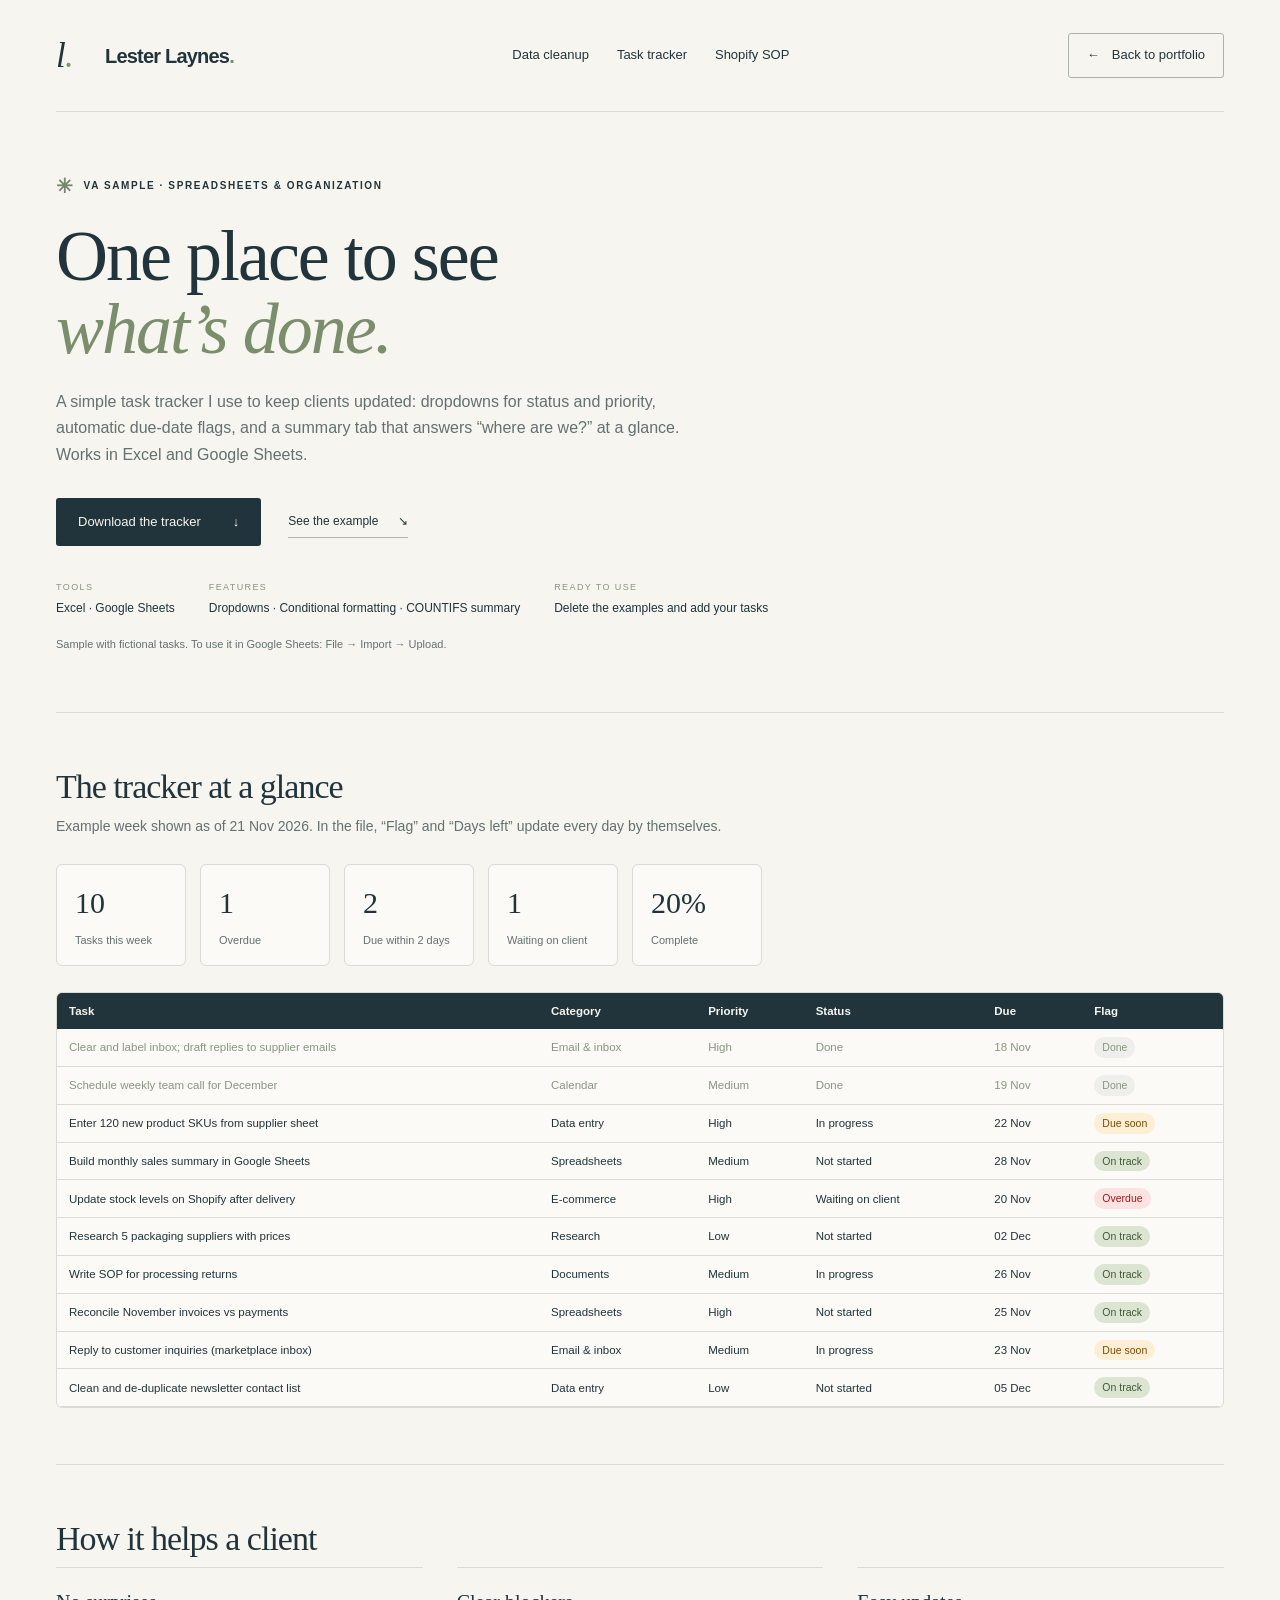
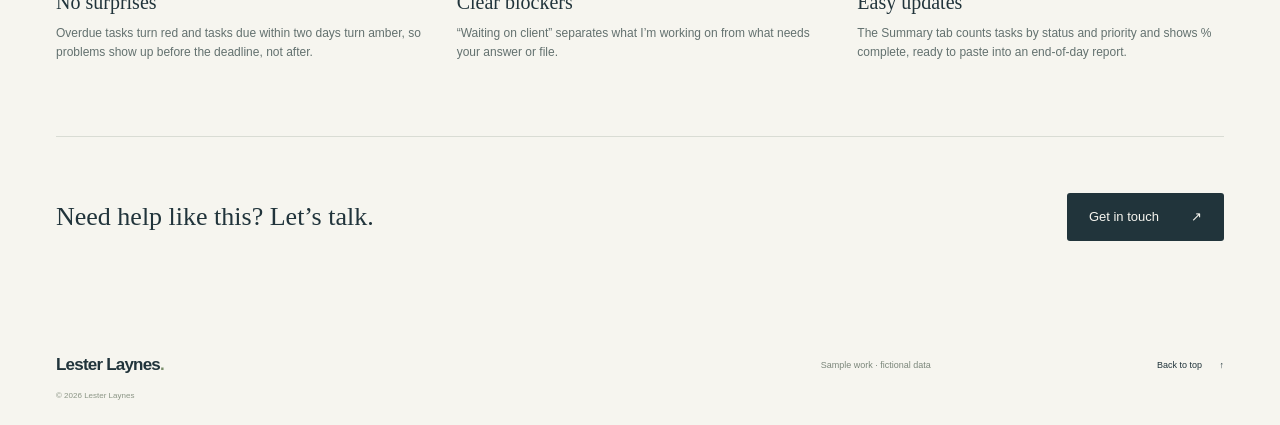
<file: samples/task-tracker.html>
<!doctype html>
<html lang="en">
  <head>
    <meta charset="utf-8" />
    <meta name="viewport" content="width=device-width, initial-scale=1" />
    <title>
      Client task tracker template — Lester Laynes, Virtual Assistant
    </title>
    <meta
      name="description"
      content="A VA task tracker for Excel and Google Sheets with dropdowns, due-date flags and an automatic summary. Sample by Lester Laynes."
    />
    <meta name="theme-color" content="#f6f5ef" />
    <meta
      property="og:title"
      content="Client task tracker template — Lester Laynes, Virtual Assistant"
    />
    <meta
      property="og:description"
      content="A VA task tracker for Excel and Google Sheets with dropdowns, due-date flags and an automatic summary. Sample by Lester Laynes."
    />
    <meta property="og:type" content="article" />
    <meta
      property="og:url"
      content="https://lester-personal-portfolio.vercel.app/samples/task-tracker"
    />
    <meta
      property="og:image"
      content="https://lester-personal-portfolio.vercel.app/og-image-v2.jpg"
    />
    <meta name="twitter:card" content="summary_large_image" />
    <link
      rel="canonical"
      href="https://lester-personal-portfolio.vercel.app/samples/task-tracker"
    />
    <link rel="icon" href="/favicon.svg" type="image/svg+xml" />
    <link rel="stylesheet" href="/style.css" />
    <link rel="stylesheet" href="/samples/samples.css" />
  </head>
  <body>
    <a class="skip" href="#main">Skip to content</a>
    <header class="site-header sample-header wrap">
      <a class="brand" href="/" aria-label="Lester Laynes home"
        ><span class="brand-mark" aria-hidden="true">l<span>.</span></span
        >Lester Laynes<span class="brand-dot">.</span></a
      >
      <nav aria-label="VA samples">
        <a href="/samples/data-cleanup">Data cleanup</a
        ><a href="/samples/task-tracker">Task tracker</a
        ><a href="/samples/shopify-listing-sop">Shopify SOP</a>
      </nav>
      <a class="header-contact" href="/#samples"
        ><span aria-hidden="true" style="margin: 0 12px 0 0">←</span>Back to
        portfolio</a
      >
    </header>
    <main id="main">
      <section class="wrap sample-hero">
        <p class="eyebrow">
          <span class="tiny-star" aria-hidden="true">✳</span> VA SAMPLE ·
          SPREADSHEETS & ORGANIZATION
        </p>
        <h1>One place to see<br /><em>what’s done.</em></h1>
        <p class="lead">
          A simple task tracker I use to keep clients updated: dropdowns for
          status and priority, automatic due-date flags, and a summary tab that
          answers “where are we?” at a glance. Works in Excel and Google Sheets.
        </p>
        <div class="hero-actions">
          <a
            class="button dark"
            href="/samples/files/va-task-tracker.xlsx"
            download
            >Download the tracker <span aria-hidden="true">↓</span></a
          ><a class="text-link" href="#tracker"
            >See the example <span aria-hidden="true">↘</span></a
          >
        </div>
        <ul class="sample-meta">
          <li><span>TOOLS</span>Excel · Google Sheets</li>
          <li>
            <span>FEATURES</span>Dropdowns · Conditional formatting · COUNTIFS
            summary
          </li>
          <li>
            <span>READY TO USE</span>Delete the examples and add your tasks
          </li>
        </ul>
        <p class="sample-note">
          Sample with fictional tasks. To use it in Google Sheets: File → Import
          → Upload.
        </p>
      </section>
      <section
        class="wrap sample-section"
        id="tracker"
        aria-labelledby="tr-title"
      >
        <h2 id="tr-title">The tracker at a glance</h2>
        <p>
          Example week shown as of 21 Nov 2026. In the file, “Flag” and “Days
          left” update every day by themselves.
        </p>
        <div class="stats">
          <div><strong>10</strong><span>Tasks this week</span></div>
          <div><strong>1</strong><span>Overdue</span></div>
          <div><strong>2</strong><span>Due within 2 days</span></div>
          <div><strong>1</strong><span>Waiting on client</span></div>
          <div><strong>20%</strong><span>Complete</span></div>
        </div>
        <div class="table-card">
          <div class="table-scroll">
            <table class="data-table">
              <thead>
                <tr>
                  <th>Task</th>
                  <th>Category</th>
                  <th>Priority</th>
                  <th>Status</th>
                  <th>Due</th>
                  <th>Flag</th>
                </tr>
              </thead>
              <tbody>
                <tr class="is-done">
                  <td>
                    Clear and label inbox; draft replies to supplier emails
                  </td>
                  <td>Email &amp; inbox</td>
                  <td>High</td>
                  <td>Done</td>
                  <td>18 Nov</td>
                  <td><span class="flag flag-done">Done</span></td>
                </tr>
                <tr class="is-done">
                  <td>Schedule weekly team call for December</td>
                  <td>Calendar</td>
                  <td>Medium</td>
                  <td>Done</td>
                  <td>19 Nov</td>
                  <td><span class="flag flag-done">Done</span></td>
                </tr>
                <tr>
                  <td>Enter 120 new product SKUs from supplier sheet</td>
                  <td>Data entry</td>
                  <td>High</td>
                  <td>In progress</td>
                  <td>22 Nov</td>
                  <td><span class="flag flag-soon">Due soon</span></td>
                </tr>
                <tr>
                  <td>Build monthly sales summary in Google Sheets</td>
                  <td>Spreadsheets</td>
                  <td>Medium</td>
                  <td>Not started</td>
                  <td>28 Nov</td>
                  <td><span class="flag flag-track">On track</span></td>
                </tr>
                <tr>
                  <td>Update stock levels on Shopify after delivery</td>
                  <td>E-commerce</td>
                  <td>High</td>
                  <td>Waiting on client</td>
                  <td>20 Nov</td>
                  <td><span class="flag flag-overdue">Overdue</span></td>
                </tr>
                <tr>
                  <td>Research 5 packaging suppliers with prices</td>
                  <td>Research</td>
                  <td>Low</td>
                  <td>Not started</td>
                  <td>02 Dec</td>
                  <td><span class="flag flag-track">On track</span></td>
                </tr>
                <tr>
                  <td>Write SOP for processing returns</td>
                  <td>Documents</td>
                  <td>Medium</td>
                  <td>In progress</td>
                  <td>26 Nov</td>
                  <td><span class="flag flag-track">On track</span></td>
                </tr>
                <tr>
                  <td>Reconcile November invoices vs payments</td>
                  <td>Spreadsheets</td>
                  <td>High</td>
                  <td>Not started</td>
                  <td>25 Nov</td>
                  <td><span class="flag flag-track">On track</span></td>
                </tr>
                <tr>
                  <td>Reply to customer inquiries (marketplace inbox)</td>
                  <td>Email &amp; inbox</td>
                  <td>Medium</td>
                  <td>In progress</td>
                  <td>23 Nov</td>
                  <td><span class="flag flag-soon">Due soon</span></td>
                </tr>
                <tr>
                  <td>Clean and de-duplicate newsletter contact list</td>
                  <td>Data entry</td>
                  <td>Low</td>
                  <td>Not started</td>
                  <td>05 Dec</td>
                  <td><span class="flag flag-track">On track</span></td>
                </tr>
              </tbody>
            </table>
          </div>
        </div>
      </section>
      <section class="wrap sample-section" aria-labelledby="how-title">
        <h2 id="how-title">How it helps a client</h2>
        <ul class="fix-list">
          <li>
            <b>No surprises</b>
            <p>
              Overdue tasks turn red and tasks due within two days turn amber,
              so problems show up before the deadline, not after.
            </p>
          </li>
          <li>
            <b>Clear blockers</b>
            <p>
              “Waiting on client” separates what I’m working on from what needs
              your answer or file.
            </p>
          </li>
          <li>
            <b>Easy updates</b>
            <p>
              The Summary tab counts tasks by status and priority and shows %
              complete, ready to paste into an end-of-day report.
            </p>
          </li>
        </ul>
      </section>
      <section class="wrap sample-next">
        <p>Need help like this? Let’s talk.</p>
        <a class="button dark" href="/#contact"
          >Get in touch <span aria-hidden="true">↗</span></a
        >
      </section>
    </main>
    <footer class="wrap site-footer">
      <a class="brand footer-brand" href="/"
        >Lester Laynes<span class="brand-dot">.</span></a
      ><span>Sample work · fictional data</span
      ><a href="#main" class="back-top"
        >Back to top <span aria-hidden="true">↑</span></a
      ><span class="copyright">© 2026 Lester Laynes</span>
    </footer>
  </body>
</html>
</file>
<file: style.css>
@font-face {
  font-family: system-sans;
  src: local("Arial");
}
:root {
  --paper: #f6f5ef;
  --ink: #21343b;
  --muted: #63716f;
  --line: #d9dcd4;
  --sage: #dbe5d1;
  --light-blue: #e4e9e7;
  --serif: Georgia, "Times New Roman", serif;
  --sans: system-sans, Arial, sans-serif;
}
* {
  box-sizing: border-box;
}
html {
  scroll-behavior: smooth;
  scroll-padding-top: 30px;
}
body {
  margin: 0;
  background: var(--paper);
  color: var(--ink);
  font-family: var(--sans);
  font-size: 15px;
  line-height: 1.6;
  -webkit-font-smoothing: antialiased;
}
button,
input,
select {
  font: inherit;
}
button,
a {
  -webkit-tap-highlight-color: transparent;
}
a {
  color: inherit;
  text-decoration: none;
}
button {
  color: inherit;
}
button:not(:disabled),
select {
  cursor: pointer;
}
button {
  background: none;
  border: 0;
}
a:focus-visible,
button:focus-visible,
input:focus-visible,
select:focus-visible {
  outline: 3px solid #658357;
  outline-offset: 5px;
}
button:disabled {
  cursor: default;
  opacity: 0.6;
}
::selection {
  background: var(--sage);
}
.wrap {
  width: min(1200px, calc(100% - 112px));
  margin-inline: auto;
}
.skip {
  position: fixed;
  left: 15px;
  top: -100px;
  background: var(--ink);
  color: white;
  padding: 10px;
  z-index: 20;
}
.skip:focus {
  top: 15px;
}
.site-header {
  height: 112px;
  display: flex;
  align-items: center;
  justify-content: space-between;
  border-bottom: 1px solid var(--line);
  gap: 28px;
}
.brand {
  font-size: 20px;
  font-weight: 600;
  letter-spacing: -0.8px;
  display: flex;
  align-items: center;
  white-space: nowrap;
}
.brand-mark {
  font: italic 35px var(--serif);
  width: 37px;
  margin-right: 12px;
  line-height: 1;
}
.brand-mark span {
  color: #7f9870;
}
.brand-dot {
  color: #7a8e6c;
}
.site-header nav {
  display: flex;
  gap: 35px;
  font-size: 13px;
}
.site-header nav a {
  position: relative;
  padding-block: 10px;
}
.site-header nav a:after {
  content: "";
  position: absolute;
  left: 0;
  right: 100%;
  height: 1px;
  bottom: 6px;
  background: var(--ink);
  transition: right 0.2s;
}
.site-header nav a:hover:after {
  right: 0;
}
.header-contact {
  font-size: 13px;
  border: 1px solid #acb3ac;
  padding: 11px 18px;
  border-radius: 3px;
}
.header-contact span {
  margin-left: 18px;
}
.hero {
  display: grid;
  grid-template-columns: 1.08fr 1fr;
  gap: 70px;
  padding-top: 59px;
  padding-bottom: 60px;
  align-items: center;
}
.eyebrow {
  font-size: 10px;
  font-weight: 600;
  letter-spacing: 1.6px;
  line-height: 1.6;
  margin: 0 0 24px;
  display: flex;
  align-items: center;
  gap: 9px;
}
.tiny-star {
  font-size: 20px;
  color: #75866d;
  line-height: 1;
}
h1,
h2,
h3,
p {
  margin-top: 0;
}
h1,
h2 {
  font-family: var(--serif);
  font-weight: 400;
  letter-spacing: -3.4px;
  line-height: 1.04;
}
h1 {
  font-size: 88px;
  margin-bottom: 24px;
}
h1 em,
h2 em {
  font-weight: 400;
  color: #74846b;
}
h2 {
  font-size: 58px;
  letter-spacing: -2px;
  margin-bottom: 0;
}
.hero-intro {
  font-size: 16px;
  max-width: 355px;
  color: #5f6c6b;
  line-height: 1.7;
  margin-bottom: 28px;
}
.hero-actions {
  display: flex;
  gap: 27px;
  align-items: center;
  flex-wrap: wrap;
}
.button {
  display: inline-flex;
  align-items: center;
  justify-content: space-between;
  gap: 32px;
  border-radius: 3px;
  padding: 15px 22px;
  font-size: 13px;
  line-height: 1.4;
  transition:
    background 0.2s,
    transform 0.2s;
}
.button.dark {
  background: var(--ink);
  color: var(--paper);
}
.button:hover {
  background: #38514e;
  transform: translateY(-2px);
}
.text-link {
  font-size: 12px;
  display: inline-flex;
  gap: 20px;
  align-items: center;
  border-bottom: 1px solid #b0b8ab;
  padding-block: 6px;
}
.hero-location {
  margin: 36px 0 0;
  display: flex;
  align-items: center;
  gap: 8px;
  font-size: 10px;
  letter-spacing: 0.2px;
}
.location-dot,
.label-dot {
  display: inline-block;
  width: 6px;
  height: 6px;
  border-radius: 50%;
  background: #7c956b;
  flex-shrink: 0;
}
.slash {
  color: #9ba69b;
  margin-inline: 3px;
}
.hero-visual {
  position: relative;
  background: #dce3e2;
  align-self: stretch;
  min-height: 580px;
  overflow: visible;
}
.portrait {
  width: 100%;
  height: 100%;
  position: absolute;
  object-fit: cover;
  object-position: center top;
  inset: 0;
}
.photo-label {
  position: absolute;
  top: 18px;
  left: 18px;
  right: 18px;
  z-index: 1;
  background: rgba(246, 245, 239, 0.91);
  padding: 9px 12px;
  display: flex;
  align-items: center;
  gap: 8px;
  letter-spacing: 1px;
  font-size: 8px;
}
.photo-note {
  position: absolute;
  bottom: 34px;
  left: -29px;
  display: flex;
  align-items: center;
  gap: 17px;
  background: var(--sage);
  padding: 19px 26px 19px 18px;
  box-shadow: 0 6px 25px #20343b0a;
  font-size: 14px;
  line-height: 1.6;
  transform: rotate(-3deg);
}
.photo-note strong {
  font-weight: 500;
}
.note-icon {
  font-size: 33px;
  font-weight: 300;
  border: 1px solid #aaba9e;
  width: 48px;
  height: 48px;
  display: grid;
  place-items: center;
  border-radius: 50%;
}
.portrait-index {
  position: absolute;
  right: 18px;
  bottom: 20px;
  font: 10px var(--sans);
  letter-spacing: 1px;
  color: var(--paper);
}
.intro-band {
  border-top: 1px solid var(--line);
  border-bottom: 1px solid var(--line);
  display: grid;
  grid-template-columns: repeat(3, 1fr);
  padding-block: 27px;
  gap: 30px;
}
.intro-band p {
  margin: 0;
  display: flex;
  flex-direction: column;
  gap: 3px;
}
.intro-band p + p {
  padding-left: 38px;
  border-left: 1px solid var(--line);
}
.intro-band strong {
  font-size: 16px;
  font-weight: 500;
}
.intro-band span {
  font-size: 11px;
  color: var(--muted);
}
.section {
  padding-block: 100px;
}
.section-top {
  display: flex;
  justify-content: space-between;
  align-items: flex-end;
  gap: 45px;
  margin-bottom: 43px;
}
.section-top .eyebrow {
  margin-bottom: 20px;
}
.section-intro {
  max-width: 295px;
  font-size: 14px;
  color: var(--muted);
  margin: 0 0 5px;
}
.project-grid {
  display: grid;
  grid-template-columns: 1.16fr 1fr;
  column-gap: 36px;
  row-gap: 46px;
}
.project-visual {
  width: 100%;
  height: 365px;
  text-align: left;
  position: relative;
  overflow: hidden;
  display: block;
  border-radius: 3px;
  padding: 0;
  transition: filter 0.2s;
}
.project-visual:hover {
  filter: brightness(0.97);
}
.visual-caption {
  position: absolute;
  left: 24px;
  right: 24px;
  top: 20px;
  display: flex;
  justify-content: space-between;
  font-size: 8px;
  letter-spacing: 1.2px;
  z-index: 2;
  opacity: 0.8;
}
.visual-open {
  position: absolute;
  right: 19px;
  bottom: 18px;
  border: 1px solid currentColor;
  border-radius: 50%;
  width: 31px;
  height: 31px;
  display: grid;
  place-items: center;
  font-size: 20px;
  transition: transform 0.2s;
}
.project-visual:hover .visual-open {
  transform: rotate(45deg);
}
.handheld-visual {
  background: #263f42;
  color: #e6ece1;
}
.handheld-visual:after {
  content: "";
  position: absolute;
  width: 340px;
  height: 340px;
  border: 1px solid #ffffff13;
  border-radius: 50%;
  top: 56px;
  left: 13%;
}
.workflow-path {
  position: absolute;
  top: 64px;
  left: 32px;
  display: flex;
  gap: 12px;
  align-items: center;
  flex-direction: column;
  font-size: 9px;
  letter-spacing: 1px;
}
.workflow-path span {
  border: 1px solid #ffffff2b;
  border-radius: 50%;
  width: 48px;
  height: 48px;
  display: grid;
  place-items: center;
}
.workflow-path i {
  font-style: normal;
  transform: rotate(90deg);
  color: #9bab9e;
}
.device {
  position: absolute;
  top: 62px;
  left: 45%;
  transform: rotate(8deg);
  background: #16292c;
  width: 204px;
  padding: 12px 11px 13px;
  border-radius: 19px;
  box-shadow: 15px 22px 25px #0003;
  z-index: 1;
  border: 1px solid #52625a;
}
.device-top {
  display: flex;
  justify-content: space-between;
  font-size: 8px;
  padding-bottom: 9px;
  color: #bacabd;
}
.device-signal {
  font-size: 7px;
}
.device-screen {
  border-radius: 6px;
  background: #f1f3e9;
  color: #263f3d;
  padding: 15px 12px 9px;
}
.screen-label {
  font-size: 6px;
  letter-spacing: 1px;
  color: #697e67;
  margin-bottom: 10px;
}
.device-screen > strong {
  display: block;
  font: 26px/1.05 var(--serif);
  font-weight: 400;
  letter-spacing: -0.7px;
}
.barcode {
  height: 24px;
  background: repeating-linear-gradient(
    90deg,
    #263f3d 0 1px,
    transparent 1px 3px,
    #263f3d 3px 5px,
    transparent 5px 6px,
    #263f3d 6px 7px,
    transparent 7px 11px
  );
  width: 120px;
  margin-block: 16px 13px;
  opacity: 0.8;
}
.device-data {
  display: flex;
  justify-content: space-between;
  border-top: 1px solid #d4dace;
  padding-top: 10px;
  gap: 10px;
}
.device-data span {
  display: flex;
  flex-direction: column;
  font-size: 6px;
  color: #6c7869;
}
.device-data b {
  font-size: 11px;
  color: #263f3d;
  font-weight: 500;
  padding-top: 3px;
}
.device-confirm {
  background: #dbe7ce;
  font-size: 7px;
  padding: 6px;
  margin-top: 10px;
  border-radius: 3px;
  display: flex;
  gap: 6px;
  align-items: center;
}
.device-buttons {
  display: flex;
  gap: 7px;
  justify-content: center;
  margin-top: 11px;
}
.device-buttons span {
  height: 6px;
  width: 26px;
  background: #4e615c;
  border-radius: 3px;
}
.floating-tag {
  position: absolute;
  bottom: 38px;
  left: 28px;
  font-size: 10px;
  letter-spacing: 0.1px;
  max-width: 120px;
  line-height: 1.6;
}
.floating-tag span {
  font-size: 21px;
  display: block;
}
.sheet-visual {
  background: #e5e9dc;
  color: #365247;
}
.sheet-window {
  background: #f8f9f3;
  position: absolute;
  top: 76px;
  left: 26px;
  right: 26px;
  box-shadow: 7px 16px 25px #3c574313;
  border: 1px solid #cad3c0;
  border-radius: 5px;
  transform: rotate(-5deg);
}
.sheet-toolbar {
  padding: 11px 13px;
  display: flex;
  align-items: center;
  gap: 10px;
  font-size: 9px;
  border-bottom: 1px solid #d6ddce;
}
.excel-symbol {
  background: #537358;
  color: white;
  display: grid;
  place-items: center;
  font-size: 8px;
  font-weight: bold;
  width: 20px;
  height: 20px;
  border-radius: 2px;
}
.window-dots {
  margin-left: auto;
  color: #9fad96;
  letter-spacing: 3px;
}
.sheet-grid {
  display: grid;
  grid-template-columns: 27px 1.4fr 1fr 1fr;
  font-size: 9px;
}
.sheet-grid > * {
  border-bottom: 1px solid #dde2d6;
  border-right: 1px solid #dde2d6;
  padding: 7px 9px;
  font-weight: 400;
}
.sheet-grid > *:nth-child(4n + 1) {
  text-align: center;
  background: #edf0e7;
  color: #8b9a82;
  padding-inline: 5px;
}
.sheet-grid > *:nth-child(-n + 4) {
  background: #edf0e7;
  text-align: center;
  color: #8b9a82;
  padding-block: 4px;
}
.sheet-grid b {
  background: #e7eddd;
  font-size: 8px;
  letter-spacing: 1px;
}
.sheet-grid > *:nth-child(n + 13):nth-child(-n + 16) {
  background: #dce9d0;
}
.sheet-status {
  padding: 8px 12px;
  font-size: 8px;
  display: flex;
  align-items: center;
  gap: 7px;
}
.status-check {
  color: #6a8c51;
}
.sheet-note {
  position: absolute;
  bottom: 27px;
  left: 30px;
  font: italic 17px/1.2 var(--serif);
  transform: rotate(-5deg);
}
.sheet-note > span {
  font-style: normal;
  font-size: 34px;
  position: absolute;
  right: -55px;
  top: 2px;
  color: #7d936b;
}
.project-meta {
  padding-top: 22px;
}
.project-tags {
  display: flex;
  gap: 14px;
  flex-wrap: wrap;
  font-size: 8px;
  letter-spacing: 0.9px;
  color: #788474;
  margin-bottom: 12px;
}
.project-tags span + span {
  color: #697470;
}
.project-meta h3 {
  font: 30px/1.2 var(--serif);
  font-weight: 400;
  letter-spacing: -1px;
  margin-bottom: 10px;
}
.project-meta p {
  font-size: 13px;
  color: var(--muted);
  max-width: 460px;
  line-height: 1.7;
  margin-bottom: 16px;
}
.case-link {
  font-size: 11px;
  border-bottom: 1px solid #c2c9bb;
  display: flex;
  gap: 24px;
  align-items: center;
  padding: 0 0 6px;
}
.case-link:hover {
  border-color: var(--ink);
}
.project-wide {
  grid-column: 1/-1;
  display: grid;
  grid-template-columns: 1.16fr 1fr;
  gap: 36px;
  align-items: center;
}
.project-wide .project-visual {
  height: 310px;
}
.project-wide .project-meta {
  padding: 20px 28px;
}
.inventory-visual {
  background: #e1e6e6;
  color: #38505a;
}
.location-window {
  position: absolute;
  top: 65px;
  left: 12%;
  right: 12%;
  transform: rotate(-3deg);
  background: #f8faf7;
  border: 1px solid #c4cfcb;
  border-radius: 6px;
  box-shadow: 8px 16px 25px #30463e0f;
}
.location-search {
  font-size: 9px;
  padding: 12px 14px;
  background: #edf1ed;
  border-bottom: 1px solid #dce3dc;
  display: flex;
  align-items: center;
  gap: 8px;
  border-radius: 6px 6px 0 0;
}
.location-search > span:first-child {
  font-size: 19px;
  line-height: 1;
}
.location-search > span:last-child {
  margin-left: auto;
}
.location-result {
  padding: 17px 18px 11px;
}
.small-caps {
  font-size: 8px;
  letter-spacing: 1px;
  color: #7a8778;
}
.location-result > div {
  display: flex;
  align-items: center;
  justify-content: space-between;
  margin-top: 11px;
  padding-bottom: 8px;
  border-bottom: 1px solid #e4e8df;
  font-size: 14px;
}
.location-result > div > span {
  display: flex;
  align-items: center;
  gap: 10px;
}
.shelf-icon {
  width: 16px;
  height: 16px;
  border: 1px solid #8da28d;
  position: relative;
  display: inline-block;
}
.shelf-icon:before {
  content: "";
  position: absolute;
  inset: 5px 0;
  border-block: 1px solid #8da28d;
}
.location-result b {
  font-weight: 400;
}
.location-result small {
  font-size: 8px;
  color: #83917f;
  padding-left: 5px;
}
.location-result p {
  font-size: 8px;
  margin: 12px 0 0;
  display: flex;
  align-items: center;
  gap: 6px;
}
.location-result .label-dot {
  width: 4px;
  height: 4px;
}
.work-footnote {
  font-size: 9px;
  color: #7c867c;
  margin: 30px 0 0;
  text-align: right;
}
.demo-section {
  background: #e9ede2;
  padding: 82px 0;
}
.demo-layout {
  display: grid;
  grid-template-columns: 1fr 1fr;
  gap: 110px;
  align-items: center;
}
.demo-copy h2 {
  margin-bottom: 24px;
}
.demo-copy > p:not(.eyebrow) {
  color: #65715f;
  font-size: 14px;
  max-width: 340px;
}
.demo-steps {
  display: flex;
  flex-direction: column;
  gap: 9px;
  margin-top: 26px;
  font-size: 11px;
  color: #7d8973;
}
.demo-steps span {
  padding-left: 17px;
  border-left: 1px solid #c6d0bd;
}
.demo-steps .active {
  border-left: 2px solid #627854;
  color: #384e39;
}
.demo-copy .demo-disclaimer {
  font-size: 9px !important;
  margin: 27px 0 0;
  color: #7c8775 !important;
}
.demo-app {
  background: #fbfcf8;
  border: 1px solid #d6dfcf;
  border-radius: 6px;
  box-shadow: 0 15px 30px #3e4e3509;
  padding: 24px 27px;
}
.demo-app-top {
  display: flex;
  align-items: center;
  gap: 10px;
  font-size: 13px;
  font-weight: 600;
  border-bottom: 1px solid #e2e6dc;
  padding-bottom: 17px;
  margin-bottom: 20px;
}
.app-logo {
  background: #e3ecd8;
  border-radius: 4px;
  width: 25px;
  height: 25px;
  display: grid;
  place-items: center;
  color: #536d44;
}
.sample-badge {
  margin-left: auto;
  font-size: 7px;
  letter-spacing: 1px;
  background: #edf1e8;
  border: 1px solid #d6decd;
  border-radius: 3px;
  padding: 3px 6px;
  color: #728065;
}
.demo-progress {
  display: flex;
  justify-content: space-between;
  font-size: 9px;
  color: #829074;
  margin-bottom: 8px;
}
.progress-track {
  height: 4px;
  background: #e6ebdf;
  border-radius: 5px;
  overflow: hidden;
}
.progress-track span {
  display: block;
  background: #7f986c;
  height: 100%;
  width: 0;
  transition: width 0.3s;
}
.demo-item {
  display: flex;
  align-items: center;
  gap: 14px;
  padding-block: 23px;
}
.parcel-icon {
  background: #edf0e7;
  border-radius: 5px;
  width: 61px;
  height: 65px;
  padding: 9px;
  color: #8a9b78;
  flex-shrink: 0;
}
.parcel-icon svg {
  width: 100%;
  height: 100%;
}
.demo-item h3 {
  font-size: 13px;
  font-weight: 500;
  margin: 2px 0 3px;
  line-height: 1.4;
}
.demo-item p {
  font-size: 9px;
  color: #79866f;
  margin: 0;
}
.demo-item p > span:first-child {
  margin-inline: 5px;
}
.form-row {
  display: grid;
  grid-template-columns: 1fr 1fr;
  gap: 16px;
}
label {
  display: block;
  font-size: 10px;
  margin-bottom: 6px;
}
input,
select {
  width: 100%;
  background: #f7f9f2;
  border: 1px solid #d8e0cf;
  border-radius: 3px;
  color: var(--ink);
  padding: 10px 12px;
  font-size: 12px;
  height: 42px;
}
#pick-form > .button {
  width: 100%;
  margin-top: 17px;
  padding-block: 12px;
  font-size: 11px;
}
.demo-message {
  font-size: 10px;
  color: #6d7a62;
  margin-top: 13px;
  min-height: 33px;
  line-height: 1.5;
}
.demo-message.error {
  color: #a34135;
}
.box-summary {
  display: flex;
  gap: 7px;
  flex-wrap: wrap;
}
.box-summary span {
  font-size: 9px;
  border: 1px solid #d6dfca;
  background: #edf3e5;
  padding: 4px 8px;
  border-radius: 3px;
}
.reset-demo {
  font-size: 9px;
  color: #7d8a72;
  padding: 11px 0 0;
  display: flex;
  gap: 10px;
  align-items: center;
}
.expertise-row {
  border-top: 1px solid var(--line);
  display: grid;
  grid-template-columns: 40px 1fr 1.15fr 16px;
  gap: 30px;
  padding-block: 26px;
  align-items: start;
}
.expertise-row:last-child {
  border-bottom: 1px solid var(--line);
}
.row-number {
  font-size: 10px;
  color: #819075;
  padding-top: 5px;
}
.expertise-row h3 {
  font-family: var(--serif);
  font-size: 26px;
  letter-spacing: -0.7px;
  font-weight: 400;
  margin: 0;
  line-height: 1.3;
}
.expertise-row p {
  font-size: 12px;
  color: var(--muted);
  margin: 2px 0 0;
  max-width: 350px;
}
.expertise-row > span:last-child {
  color: #93a087;
}
.toolbelt {
  margin-top: 35px;
  display: flex;
  align-items: baseline;
  gap: 45px;
}
.toolbelt > span {
  min-width: 120px;
  font-size: 8px;
  letter-spacing: 1px;
  color: #8b9484;
  flex-shrink: 0;
}
.toolbelt > div {
  display: flex;
  gap: 24px;
  flex-wrap: wrap;
}
.toolbelt b {
  font-size: 11px;
  font-weight: 400;
}
.toolbelt.learning {
  margin-top: 14px;
}
.toolbelt.learning b {
  color: var(--muted);
  font-style: italic;
}
.va-cards {
  display: grid;
  grid-template-columns: repeat(3, 1fr);
  gap: 26px;
}
.va-card {
  display: flex;
  flex-direction: column;
  border-top: 1px solid var(--line);
  padding-top: 0;
  transition: transform 0.2s;
}
.va-card:hover {
  transform: translateY(-3px);
}
.va-card-visual {
  height: 170px;
  background: #e4e9e7;
  border-radius: 4px;
  margin: 22px 0 20px;
  display: flex;
  flex-direction: column;
  align-items: center;
  justify-content: center;
  gap: 8px;
  font-size: 12px;
}
.va-card:nth-child(2) .va-card-visual {
  background: var(--sage);
  flex-direction: row;
  flex-wrap: wrap;
  padding: 0 24px;
}
.va-card:nth-child(3) .va-card-visual {
  background: var(--ink);
  align-items: flex-start;
  padding-left: 32px;
}
.mini-row {
  font-family: ui-monospace, Menlo, Consolas, monospace;
  background: #fbfaf6;
  padding: 6px 12px;
  border-radius: 3px;
}
.mini-row.bad {
  color: #9c1c1c;
}
.mini-arrow {
  color: #63716f;
}
.mini-flag {
  font-size: 10.5px;
  padding: 3px 10px;
  border-radius: 20px;
  background: #fbfaf6;
}
.mini-flag.over {
  color: #9c1c1c;
  background: #fbe3e1;
}
.mini-flag.soon {
  color: #7a4b00;
  background: #fcefd6;
}
.mini-flag.done {
  color: #8b9484;
}
.mini-step {
  color: var(--paper);
  font-size: 11px;
  letter-spacing: 0.3px;
}
.mini-step.muted {
  color: #93a087;
}
.va-card-tag {
  font-size: 9px;
  letter-spacing: 1.4px;
  color: #7a8e6c;
  margin: 0 0 8px;
}
.va-card h3 {
  font-family: var(--serif);
  font-weight: 400;
  font-size: 24px;
  letter-spacing: -0.6px;
  line-height: 1.25;
  margin: 0 0 10px;
}
.va-card > p:not(.va-card-tag) {
  font-size: 12px;
  color: var(--muted);
  line-height: 1.6;
  margin: 0 0 18px;
}
.va-card-foot {
  margin-top: auto;
  display: flex;
  justify-content: space-between;
  font-size: 11px;
  border-bottom: 1px solid #b0b8ab;
  padding-bottom: 8px;
}
@media (max-width: 900px) {
  .va-cards {
    grid-template-columns: 1fr;
  }
}
.process-steps {
  list-style: none;
  margin: 0;
  padding: 30px 0 0;
  border-top: 1px solid var(--line);
  display: grid;
  grid-template-columns: repeat(3, 1fr);
  gap: 40px;
}
.process-steps h3 {
  font-family: var(--serif);
  font-size: 26px;
  letter-spacing: -0.7px;
  font-weight: 400;
  margin: 12px 0 8px;
  line-height: 1.3;
}
.process-steps p {
  font-size: 12px;
  color: var(--muted);
  margin: 0;
  max-width: 320px;
}
@media (max-width: 680px) {
  .process-steps {
    grid-template-columns: 1fr;
    gap: 28px;
  }
  .toolbelt > span {
    min-width: 0;
  }
}
.about-section {
  display: grid;
  grid-template-columns: 0.72fr 1.4fr;
  gap: 100px;
  padding-top: 65px;
  padding-bottom: 105px;
  border-top: 1px solid var(--line);
}
.about-aside > p:last-child {
  font-size: 11px;
  line-height: 1.7;
  color: #7b8777;
}
.about-monogram {
  height: 160px;
  position: relative;
  margin-top: 40px;
  font: 150px/0.9 var(--serif);
  letter-spacing: -20px;
  color: #cdd7c1;
  width: 160px;
}
.about-monogram > span {
  color: #9aab8f;
}
.about-monogram > i {
  position: absolute;
  font-style: normal;
  color: var(--ink);
  font-size: 58px;
  top: 0;
  right: -15px;
  letter-spacing: 0;
}
.about-main h2 {
  font-size: 48px;
  margin-bottom: 29px;
}
.about-main > p {
  font-size: 13px;
  color: var(--muted);
  max-width: 530px;
}
.about-main .about-lead {
  font-size: 17px;
  color: #43544e;
  line-height: 1.7;
}
.experience {
  margin-top: 32px;
  margin-bottom: 22px;
}
.experience > div {
  position: relative;
  border-top: 1px solid var(--line);
  padding-block: 17px 18px;
}
.experience h3 {
  font-size: 13px;
  font-weight: 500;
  margin: 6px 0 3px;
}
.experience p {
  font-size: 10px;
  color: var(--muted);
  margin: 0;
}
.experience-date {
  font-size: 8px;
  letter-spacing: 0.8px;
  color: #7c8971;
}
.contact-section {
  background: var(--ink);
  color: var(--paper);
  padding-block: 69px 62px;
  position: relative;
  overflow: hidden;
}
.contact-inner {
  position: relative;
}
.contact-top {
  display: flex;
  justify-content: space-between;
  align-items: center;
}
.contact-top .eyebrow {
  color: #b2c3a4;
  font-size: 9px;
}
.contact-star {
  font-size: 72px;
  line-height: 1;
  color: #b3c79f;
  position: absolute;
  right: 30px;
  top: 15px;
}
.contact-section h2 {
  font-size: 70px;
  line-height: 1.06;
  letter-spacing: -2px;
  margin-bottom: 24px;
}
.contact-section h2 em {
  color: #bdccae;
}
.contact-section p:not(.eyebrow) {
  font-size: 13px;
  color: #afbfba;
  line-height: 1.8;
}
.contact-email {
  font-family: var(--serif);
  font-size: 31px;
  letter-spacing: -0.6px;
  border-bottom: 1px solid #75867b;
  padding-bottom: 8px;
  display: inline-flex;
  align-items: center;
  gap: 55px;
  margin-top: 10px;
}
.contact-email span {
  font-family: var(--sans);
  font-size: 27px;
  color: #b8c9a7;
}
.contact-links {
  display: flex;
  gap: 28px;
  margin-top: 28px;
  flex-wrap: wrap;
}
.contact-links > * {
  padding: 0;
  font-size: 10px;
  color: #bdc9bb;
}
.contact-links span {
  margin-left: 9px;
}
.copy-status {
  display: block;
  min-height: 17px;
  margin-top: 6px;
  font-size: 9px;
  color: #c5d6b3;
}
.site-footer {
  display: grid;
  grid-template-columns: 1fr 1fr auto;
  align-items: center;
  gap: 12px;
  padding-block: 30px 22px;
}
.footer-brand {
  font-size: 17px;
}
.site-footer > span:not(.copyright) {
  font-size: 9px;
  color: #7c877b;
  text-align: center;
}
.back-top {
  font-size: 9px;
}
.back-top span {
  margin-left: 15px;
}
.copyright {
  grid-column: 1/-1;
  font-size: 8px;
  color: #8b9585;
}
dialog {
  border: 1px solid #d6dccf;
  background: var(--paper);
  color: var(--ink);
  border-radius: 8px;
  padding: 49px 45px 37px;
  width: min(690px, calc(100% - 40px));
  max-height: 85dvh;
  overflow-y: auto;
  box-shadow: 0 20px 100px #10202030;
}
dialog::backdrop {
  background: #132b2b90;
  backdrop-filter: blur(5px);
}
.dialog-close {
  position: absolute;
  top: 14px;
  right: 17px;
  border: 1px solid #d3dacb;
  border-radius: 50%;
  height: 30px;
  width: 30px;
  font-size: 13px;
  display: grid;
  place-items: center;
}
dialog h2 {
  font-size: 43px;
  letter-spacing: -1.4px;
  line-height: 1.1;
  margin-bottom: 20px;
}
dialog .eyebrow {
  font-size: 8px;
  margin-bottom: 17px;
}
dialog p {
  font-size: 13px;
  color: #62705f;
}
dialog h3 {
  font-size: 12px;
  font-weight: 600;
  margin: 25px 0 8px;
}
dialog ul {
  padding-left: 17px;
  font-size: 12px;
  color: #62705f;
}
dialog li {
  margin-bottom: 7px;
}
dialog .dialog-tools {
  font-size: 10px;
  border-top: 1px solid var(--line);
  padding-top: 16px;
  margin-top: 22px;
}
body.modal-open {
  overflow: hidden;
}
@media (min-width: 1500px) {
  .wrap {
    max-width: 1270px;
  }
  .hero {
    gap: 100px;
  }
  .hero-visual {
    min-height: 630px;
  }
  h1 {
    font-size: 100px;
  }
}
@media (max-width: 1150px) {
  .wrap {
    width: calc(100% - 72px);
  }
  .hero {
    gap: 45px;
  }
  h1 {
    font-size: 75px;
  }
  .hero-visual {
    min-height: 540px;
  }
  .hero-actions {
    gap: 18px;
  }
  .button {
    padding-inline: 17px;
    gap: 25px;
  }
  .hero-intro {
    font-size: 15px;
  }
  .hero-location {
    font-size: 9px;
  }
  .demo-layout {
    gap: 60px;
  }
  .device {
    left: 42%;
    width: 190px;
  }
  .project-grid,
  .project-wide {
    column-gap: 28px;
  }
  .expertise-row {
    gap: 20px;
  }
  .toolbelt {
    gap: 25px;
  }
  .toolbelt > div {
    gap: 17px;
  }
  .about-section {
    gap: 70px;
  }
  .about-main h2 {
    font-size: 43px;
  }
  .contact-star {
    right: 0;
  }
}
@media (max-width: 900px) {
  .site-header nav {
    gap: 21px;
    font-size: 11px;
  }
  .header-contact {
    font-size: 11px;
    padding: 9px 12px;
  }
  .brand {
    font-size: 18px;
  }
  .hero {
    gap: 33px;
    padding-top: 45px;
  }
  .eyebrow {
    font-size: 8px;
    letter-spacing: 1.2px;
  }
  h1 {
    font-size: 64px;
    letter-spacing: -2.8px;
  }
  .hero-visual {
    min-height: 500px;
  }
  .hero-intro {
    font-size: 13px;
  }
  .hero-actions {
    gap: 16px;
  }
  .hero-actions .text-link {
    font-size: 10px;
  }
  .hero-actions .button {
    font-size: 11px;
    padding: 13px;
    gap: 20px;
  }
  .hero-location {
    font-size: 8px;
    gap: 6px;
    flex-wrap: wrap;
  }
  .photo-label {
    font-size: 6px;
    left: 10px;
    right: 10px;
    top: 12px;
    padding: 8px;
  }
  .photo-note {
    left: -20px;
    bottom: 28px;
    padding: 13px 17px;
    font-size: 12px;
    gap: 11px;
  }
  .note-icon {
    width: 38px;
    height: 38px;
    font-size: 25px;
  }
  .intro-band {
    gap: 20px;
  }
  .intro-band strong {
    font-size: 13px;
  }
  .intro-band span {
    font-size: 9px;
  }
  .intro-band p + p {
    padding-left: 20px;
  }
  .section {
    padding-block: 75px;
  }
  h2 {
    font-size: 49px;
  }
  .section-intro {
    max-width: 230px;
    font-size: 12px;
  }
  .project-visual {
    height: 310px;
  }
  .device {
    width: 170px;
    left: 43%;
    top: 61px;
    padding: 9px;
  }
  .device-screen {
    padding: 12px 10px 8px;
  }
  .device-screen > strong {
    font-size: 22px;
  }
  .barcode {
    height: 20px;
    margin-block: 11px;
    width: 112px;
  }
  .device-top {
    font-size: 6px;
  }
  .device-data {
    gap: 5px;
  }
  .device-data b {
    font-size: 10px;
  }
  .device-confirm {
    font-size: 6px;
  }
  .workflow-path {
    left: 19px;
    top: 66px;
    gap: 9px;
  }
  .workflow-path span {
    width: 38px;
    height: 38px;
    font-size: 7px;
  }
  .floating-tag {
    font-size: 8px;
    left: 20px;
    bottom: 25px;
    max-width: 95px;
  }
  .sheet-window {
    left: 14px;
    right: 14px;
    top: 66px;
  }
  .sheet-grid {
    font-size: 8px;
  }
  .sheet-grid > * {
    padding: 6px 6px;
  }
  .sheet-note {
    font-size: 14px;
    bottom: 22px;
    left: 21px;
  }
  .sheet-note > span {
    font-size: 27px;
    right: -40px;
  }
  .visual-caption {
    left: 18px;
    right: 18px;
    font-size: 6px;
  }
  .project-meta h3 {
    font-size: 26px;
  }
  .project-meta p {
    font-size: 12px;
  }
  .project-tags {
    font-size: 6px;
    gap: 8px;
  }
  .project-wide .project-visual {
    height: 270px;
  }
  .location-window {
    left: 8%;
    right: 8%;
    top: 57px;
  }
  .project-wide .project-meta {
    padding: 10px;
  }
  .demo-section {
    padding-block: 65px;
  }
  .demo-layout {
    gap: 42px;
  }
  .demo-app {
    padding: 20px;
  }
  .demo-copy > p:not(.eyebrow) {
    font-size: 12px;
  }
  .demo-item {
    gap: 10px;
  }
  .parcel-icon {
    width: 49px;
    height: 56px;
  }
  .demo-item h3 {
    font-size: 12px;
  }
  .demo-item p {
    font-size: 8px;
  }
  .form-row {
    gap: 10px;
  }
  .expertise-row {
    grid-template-columns: 25px 1fr 1.1fr 12px;
    gap: 18px;
  }
  .expertise-row h3 {
    font-size: 22px;
  }
  .expertise-row p {
    font-size: 11px;
  }
  .toolbelt {
    align-items: flex-start;
    flex-direction: column;
    gap: 15px;
  }
  .toolbelt > div {
    gap: 20px;
  }
  .about-section {
    gap: 50px;
    grid-template-columns: 0.7fr 1.4fr;
    padding-block: 55px 75px;
  }
  .about-main h2 {
    font-size: 37px;
  }
  .about-main .about-lead {
    font-size: 14px;
  }
  .about-main > p {
    font-size: 12px;
  }
  .contact-section h2 {
    font-size: 62px;
  }
  .contact-star {
    font-size: 60px;
  }
  .contact-email {
    font-size: 27px;
  }
}
@media (max-width: 680px) {
  html {
    scroll-padding-top: 18px;
  }
  .wrap {
    width: calc(100% - 40px);
  }
  .site-header {
    height: 82px;
    gap: 15px;
  }
  .site-header nav {
    display: none;
  }
  .brand {
    font-size: 17px;
  }
  .brand-mark {
    font-size: 29px;
    width: 24px;
    margin-right: 8px;
  }
  .header-contact {
    font-size: 10px;
    padding: 9px 12px;
  }
  .header-contact span {
    margin-left: 8px;
  }
  .hero {
    grid-template-columns: 1fr;
    gap: 35px;
    padding-top: 38px;
    padding-bottom: 34px;
  }
  .hero .eyebrow {
    font-size: 8px;
    letter-spacing: 1.1px;
    margin-bottom: 22px;
  }
  .tiny-star {
    font-size: 17px;
  }
  h1 {
    font-size: clamp(61px, 12.8vw, 82px);
    line-height: 1.02;
    letter-spacing: -2.7px;
    margin-bottom: 22px;
  }
  .hero-intro {
    font-size: 14px;
    max-width: 310px;
    line-height: 1.7;
    margin-bottom: 23px;
  }
  .hero-actions {
    gap: 23px;
    flex-wrap: nowrap;
  }
  .hero-actions .button {
    font-size: 11px;
    padding: 14px 17px;
    gap: 26px;
  }
  .hero-actions .text-link {
    font-size: 10px;
    gap: 12px;
  }
  .hero-location {
    font-size: 8px;
    margin-top: 25px;
    gap: 7px;
  }
  .hero-visual {
    min-height: 470px;
    margin-left: 13px;
    margin-right: 0;
  }
  .portrait {
    object-position: 50% top;
  }
  .photo-label {
    font-size: 7px;
    left: 14px;
    right: 14px;
    top: 14px;
    padding: 9px 10px;
  }
  .photo-note {
    left: -13px;
    bottom: 27px;
    padding: 15px 22px 15px 16px;
    font-size: 13px;
    gap: 15px;
  }
  .note-icon {
    width: 40px;
    height: 40px;
    font-size: 29px;
  }
  .portrait-index {
    font-size: 8px;
    bottom: 17px;
    right: 14px;
  }
  .intro-band {
    grid-template-columns: 1fr;
    gap: 16px;
    padding-block: 22px;
  }
  .intro-band p {
    flex-direction: row;
    align-items: baseline;
    justify-content: space-between;
    gap: 20px;
  }
  .intro-band p + p {
    padding-left: 0;
    border: 0;
  }
  .intro-band strong {
    font-size: 12px;
  }
  .intro-band span {
    font-size: 9px;
    text-align: right;
  }
  .section {
    padding-block: 64px;
  }
  .section-top {
    display: block;
    margin-bottom: 30px;
  }
  .section-top .eyebrow {
    margin-bottom: 17px;
  }
  .eyebrow {
    font-size: 8px;
    letter-spacing: 1.3px;
  }
  h2 {
    font-size: 45px;
    line-height: 1.07;
    letter-spacing: -1.6px;
  }
  .section-intro {
    max-width: 300px;
    font-size: 12px;
    margin-top: 22px;
  }
  .project-grid {
    grid-template-columns: 1fr;
    row-gap: 37px;
  }
  .project-visual {
    height: 350px;
  }
  .visual-caption {
    font-size: 7px;
    left: 22px;
    right: 22px;
    top: 20px;
  }
  .device {
    top: 64px;
    left: 43%;
    width: 190px;
    padding: 11px;
  }
  .device-top {
    font-size: 7px;
  }
  .device-screen {
    padding: 14px 11px 9px;
  }
  .device-screen > strong {
    font-size: 25px;
  }
  .barcode {
    height: 22px;
    width: 119px;
    margin-block: 14px;
  }
  .device-data b {
    font-size: 11px;
  }
  .device-confirm {
    font-size: 7px;
  }
  .workflow-path {
    left: 25px;
    top: 63px;
    gap: 10px;
  }
  .workflow-path span {
    width: 43px;
    height: 43px;
    font-size: 8px;
  }
  .floating-tag {
    font-size: 9px;
    left: 25px;
    bottom: 30px;
    max-width: 112px;
  }
  .project-meta {
    padding-top: 18px;
  }
  .project-meta h3 {
    font-size: 28px;
  }
  .project-meta p {
    font-size: 12px;
    max-width: 100%;
  }
  .project-tags {
    font-size: 7px;
    gap: 12px;
  }
  .sheet-window {
    left: 25px;
    right: 25px;
    top: 75px;
  }
  .sheet-grid {
    font-size: 9px;
  }
  .sheet-grid > * {
    padding: 7px 9px;
  }
  .sheet-note {
    font-size: 17px;
    left: 28px;
    bottom: 25px;
  }
  .sheet-note > span {
    font-size: 34px;
    right: -50px;
  }
  .project-wide {
    display: block;
    grid-column: auto;
  }
  .project-wide .project-visual {
    height: 300px;
  }
  .project-wide .project-meta {
    padding: 18px 0 0;
  }
  .location-window {
    left: 10%;
    right: 10%;
    top: 65px;
  }
  .work-footnote {
    font-size: 8px;
    text-align: left;
    margin-top: 25px;
    max-width: 300px;
  }
  .demo-section {
    padding-block: 56px;
  }
  .demo-layout {
    grid-template-columns: 1fr;
    gap: 30px;
  }
  .demo-copy h2 {
    margin-bottom: 20px;
  }
  .demo-copy > p:not(.eyebrow) {
    max-width: 310px;
    font-size: 12px;
  }
  .demo-steps {
    margin-top: 20px;
    gap: 7px;
    font-size: 10px;
  }
  .demo-copy .demo-disclaimer {
    font-size: 8px !important;
    margin-top: 18px;
  }
  .demo-app {
    padding: 22px;
  }
  .demo-item {
    gap: 13px;
  }
  .demo-item h3 {
    font-size: 13px;
  }
  .demo-item p {
    font-size: 9px;
  }
  .parcel-icon {
    width: 57px;
    height: 62px;
  }
  .expertise-row {
    grid-template-columns: 20px 1fr 14px;
    gap: 14px;
    padding-block: 23px;
  }
  .expertise-row h3 {
    font-size: 24px;
  }
  .expertise-row p {
    grid-column: 2;
    grid-row: 2;
    font-size: 12px;
    margin-top: -3px;
    max-width: 300px;
  }
  .expertise-row > span:last-child {
    grid-column: 3;
    grid-row: 1;
  }
  .toolbelt {
    gap: 15px;
    margin-top: 28px;
  }
  .toolbelt > div {
    gap: 11px 20px;
  }
  .toolbelt b {
    font-size: 10px;
  }
  .about-section {
    grid-template-columns: 1fr;
    gap: 30px;
    padding-block: 38px 60px;
  }
  .about-aside {
    display: grid;
    grid-template-columns: 1fr auto;
    align-items: center;
    gap: 10px;
  }
  .about-aside .eyebrow {
    grid-column: 1;
    margin: 0;
  }
  .about-aside > p:last-child {
    grid-column: 1;
    font-size: 10px;
    margin: 0;
  }
  .about-monogram {
    grid-column: 2;
    grid-row: 1/3;
    height: 80px;
    width: 92px;
    font-size: 89px;
    letter-spacing: -15px;
    margin: 0 12px 0 0;
  }
  .about-monogram > i {
    font-size: 33px;
    right: -10px;
    top: -3px;
  }
  .about-main h2 {
    font-size: 38px;
    margin-bottom: 24px;
  }
  .about-main .about-lead {
    font-size: 15px;
  }
  .about-main > p {
    font-size: 12px;
  }
  .experience {
    margin-top: 25px;
  }
  .contact-section {
    padding-block: 49px 35px;
  }
  .contact-top .eyebrow {
    font-size: 7px;
    letter-spacing: 1px;
    margin-bottom: 26px;
  }
  .contact-star {
    font-size: 41px;
    top: 30px;
    right: 0;
  }
  .contact-section h2 {
    font-size: 47px;
    letter-spacing: -1.5px;
    margin-bottom: 22px;
  }
  .contact-section p:not(.eyebrow) {
    font-size: 11px;
    max-width: 285px;
  }
  .contact-email {
    font-size: clamp(20px, 5.3vw, 28px);
    letter-spacing: -0.6px;
    gap: 15px;
    max-width: 100%;
    margin-top: 12px;
  }
  .contact-email span {
    font-size: 22px;
  }
  .contact-links {
    gap: 16px 23px;
    margin-top: 23px;
  }
  .contact-links > * {
    font-size: 9px;
  }
  .site-footer {
    grid-template-columns: 1fr auto;
    padding-block: 26px 20px;
    gap: 17px;
  }
  .footer-brand {
    font-size: 15px;
  }
  .site-footer > span:not(.copyright) {
    grid-column: 1/-1;
    grid-row: 2;
    text-align: left;
    font-size: 9px;
  }
  .back-top {
    font-size: 8px;
  }
  .copyright {
    font-size: 8px;
  }
  dialog {
    padding: 47px 25px 27px;
    width: calc(100% - 30px);
  }
  dialog h2 {
    font-size: 35px;
  }
  dialog p,
  dialog ul {
    font-size: 12px;
  }
}
@media (max-width: 370px) {
  .wrap {
    width: calc(100% - 32px);
  }
  h1 {
    font-size: 59px;
  }
  .hero-actions {
    gap: 16px;
  }
  .hero-actions .button {
    gap: 18px;
    padding-inline: 14px;
  }
  .hero-visual {
    min-height: 430px;
  }
  .intro-band strong {
    font-size: 11px;
  }
  .intro-band span {
    font-size: 8px;
  }
  .device {
    left: 40%;
    width: 182px;
  }
  .sheet-window {
    left: 18px;
    right: 18px;
  }
  .contact-star {
    display: none;
  }
  .contact-section h2 {
    font-size: 44px;
  }
  .hero-location {
    font-size: 7px;
  }
  .project-tags {
    font-size: 6px;
  }
  .contact-email {
    font-size: 19px;
    gap: 12px;
  }
}
@media (prefers-reduced-motion: reduce) {
  html {
    scroll-behavior: auto;
  }
  *,
  *:before,
  *:after {
    transition: none !important;
  }
}

/* Keep the portrait unobstructed at every screen size. */
.photo-label {
  top: -27px;
  left: 0;
  right: 0;
  background: none;
  padding: 0;
  font-size: 7px;
}
.hero-visual {
  margin-top: 16px;
}
.demo-app .button:hover {
  transform: none;
}
@media (max-width: 680px) {
  .photo-label {
    top: -22px;
    left: 0;
    right: 0;
    padding: 0;
    font-size: 6px;
  }
  .hero-visual {
    margin-top: 6px;
  }
}
@media (max-width: 680px) {
  .handheld-visual .device {
    left: 36%;
  }
}
@media (max-width: 370px) {
  .handheld-visual .device {
    left: 34%;
  }
}
.sheet-window {
  top: 66px;
  transform: rotate(-5deg) scale(0.84);
  transform-origin: top center;
}
@media (max-width: 680px) {
  .sheet-window {
    top: 64px;
    transform: rotate(-5deg) scale(0.78);
  }
  .floating-tag {
    max-width: 86px;
    font-size: 8px;
  }
}
</file>
<file: samples/samples.css>
/* Styles shared by the VA sample pages. Builds on /style.css. */
.sample-header nav { gap: 28px; }
.sample-hero { padding-top: 64px; padding-bottom: 48px; border-bottom: 1px solid var(--line); }
.sample-hero h1 { font-family: var(--serif); font-weight: 400; font-size: clamp(40px, 6vw, 72px); line-height: 1.02; letter-spacing: -2px; margin: 0 0 22px; max-width: 900px; }
.sample-hero h1 em { color: #7a8e6c; }
.sample-hero .lead { font-size: 16px; line-height: 1.65; color: var(--muted); max-width: 640px; margin: 0 0 30px; }
.sample-meta { display: flex; flex-wrap: wrap; gap: 10px 34px; margin: 34px 0 0; padding: 0; list-style: none; font-size: 12px; }
.sample-meta li span { display: block; font-size: 9px; letter-spacing: 1.4px; color: #8b9484; margin-bottom: 4px; }
.sample-note { font-size: 11px; color: var(--muted); margin-top: 18px; }
.sample-section { padding-block: 56px; border-bottom: 1px solid var(--line); }
.sample-section h2 { font-family: var(--serif); font-weight: 400; font-size: 34px; letter-spacing: -1px; margin: 0 0 10px; }
.sample-section > p, .sample-section .intro { color: var(--muted); font-size: 14px; line-height: 1.65; max-width: 680px; margin: 0 0 26px; }
.two-col { display: grid; grid-template-columns: 1fr; gap: 28px; }
.table-card { background: #fbfaf6; border: 1px solid var(--line); border-radius: 6px; overflow: hidden; }
.table-card h3 { margin: 0; padding: 14px 16px; font-size: 11px; letter-spacing: 1.4px; border-bottom: 1px solid var(--line); display: flex; justify-content: space-between; }
.table-card h3 small { font-weight: 400; color: var(--muted); letter-spacing: 0; }
.table-scroll { overflow-x: auto; }
.data-table { border-collapse: collapse; width: 100%; font-size: 11.5px; }
.data-table th { text-align: left; font-weight: 600; background: var(--ink); color: var(--paper); padding: 9px 12px; white-space: nowrap; }
.data-table td { padding: 8px 12px; border-bottom: 1px solid var(--line); white-space: nowrap; }
.data-table td.num { text-align: right; }
.data-table tr.dup td { background: #fbe3e1; color: #9c1c1c; text-decoration: line-through; }
.data-table tr.total td { font-weight: 600; border-bottom: 0; }
.messy { font-family: ui-monospace, Menlo, Consolas, monospace; }
.fix-list { list-style: none; margin: 0; padding: 0; display: grid; grid-template-columns: repeat(3, 1fr); gap: 0 34px; }
.fix-list li { border-top: 1px solid var(--line); padding: 18px 0; }
.fix-list b { display: block; font-family: var(--serif); font-weight: 400; font-size: 20px; margin-bottom: 6px; }
.fix-list p { margin: 0; font-size: 12px; color: var(--muted); line-height: 1.6; }
.fix-list code { font-size: 11px; background: var(--sage); padding: 1px 5px; border-radius: 3px; }
.stats { display: flex; flex-wrap: wrap; gap: 14px; margin: 0 0 26px; }
.stats div { border: 1px solid var(--line); border-radius: 6px; padding: 14px 18px; min-width: 130px; background: #fbfaf6; }
.stats strong { display: block; font-family: var(--serif); font-weight: 400; font-size: 30px; }
.stats span { font-size: 11px; color: var(--muted); }
.flag { display: inline-block; font-size: 10.5px; padding: 2px 8px; border-radius: 20px; }
.flag-overdue { background: #fbe3e1; color: #9c1c1c; }
.flag-soon { background: #fcefd6; color: #7a4b00; }
.flag-track { background: var(--sage); color: #3e5a35; }
.flag-done { background: #eeeeea; color: #8b9484; }
tr.is-done td { color: #8b9484; }
/* SOP */
.sop { display: grid; grid-template-columns: 220px 1fr; gap: 60px; padding-block: 56px; }
.sop-toc { position: sticky; top: 24px; align-self: start; font-size: 12px; }
.sop-toc ol { padding-left: 18px; margin: 12px 0 0; line-height: 2; color: var(--muted); }
.sop-body { max-width: 720px; font-size: 14px; line-height: 1.7; }
.sop-body h2 { font-family: var(--serif); font-weight: 400; font-size: 30px; letter-spacing: -0.8px; margin: 46px 0 12px; }
.sop-body h2:first-child { margin-top: 0; }
.sop-body h3 { font-size: 15px; margin: 26px 0 6px; }
.sop-body .step-no { font-size: 10px; letter-spacing: 1.4px; color: #7a8e6c; display: block; margin-bottom: 2px; }
.sop-body ul { padding-left: 20px; margin: 6px 0 0; }
.sop-body li { margin-bottom: 4px; }
.sop-table { border-collapse: collapse; width: 100%; font-size: 12.5px; margin: 10px 0; }
.sop-table th, .sop-table td { border: 1px solid var(--line); padding: 8px 10px; text-align: left; vertical-align: top; }
.sop-table th { background: #eef0e9; font-weight: 600; }
.callout { background: #eef0e9; border-left: 3px solid #7a8e6c; padding: 12px 16px; margin: 16px 0; font-size: 13px; }
.checklist { list-style: none; padding-left: 0 !important; }
.checklist li:before { content: "☐  "; color: #7a8e6c; }
.sample-next { padding-block: 56px 80px; display: flex; justify-content: space-between; gap: 30px; flex-wrap: wrap; align-items: center; }
.sample-next p { margin: 0; font-family: var(--serif); font-size: 26px; }
@media (max-width: 900px) {
  .two-col, .sop { grid-template-columns: 1fr; }
  .fix-list { grid-template-columns: 1fr 1fr; }
  .sop-toc { position: static; }
}
@media (max-width: 680px) {
  .fix-list { grid-template-columns: 1fr; }
  .sample-header nav a:not(:first-child) { display: none; }
  .sample-hero { padding-top: 40px; }
}
@media print {
  .site-header, .site-footer, .sample-next, .sop-toc, .skip { display: none; }
  .sop { display: block; padding: 0; }
}
</file>
